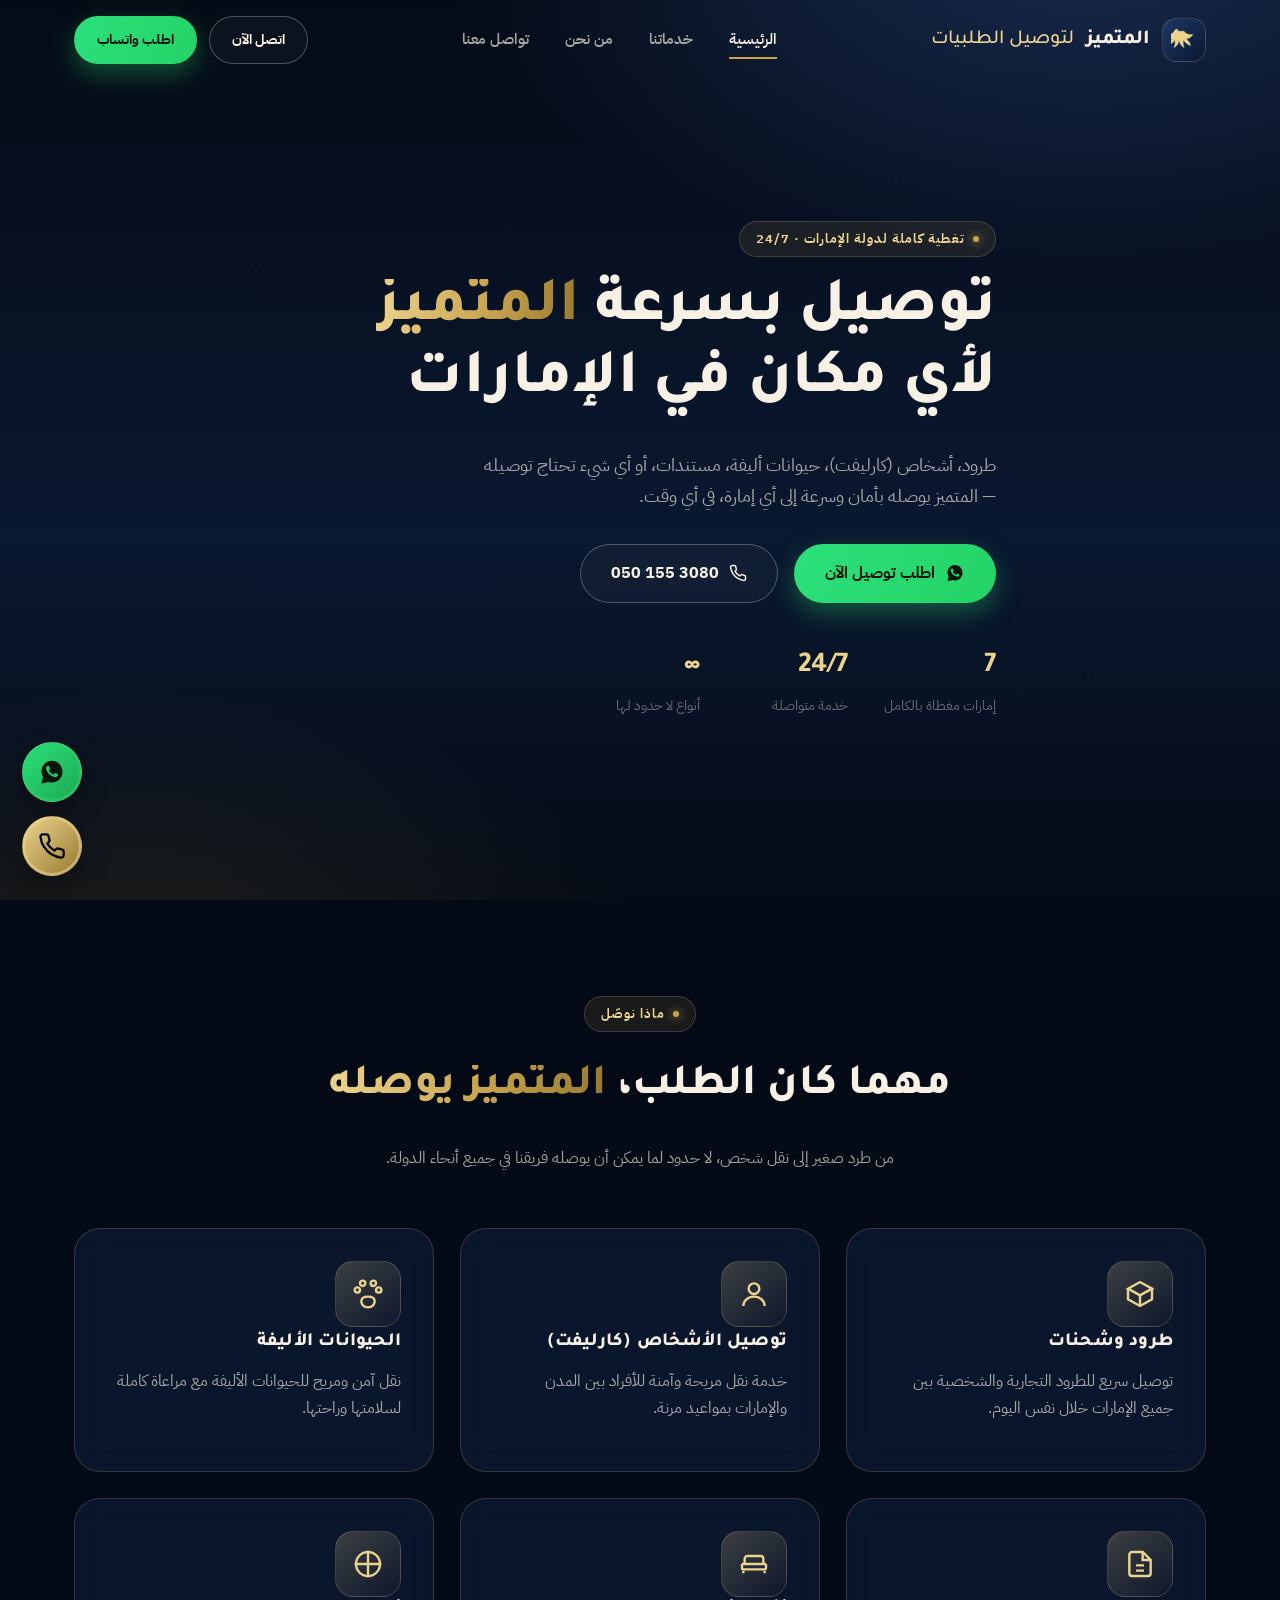
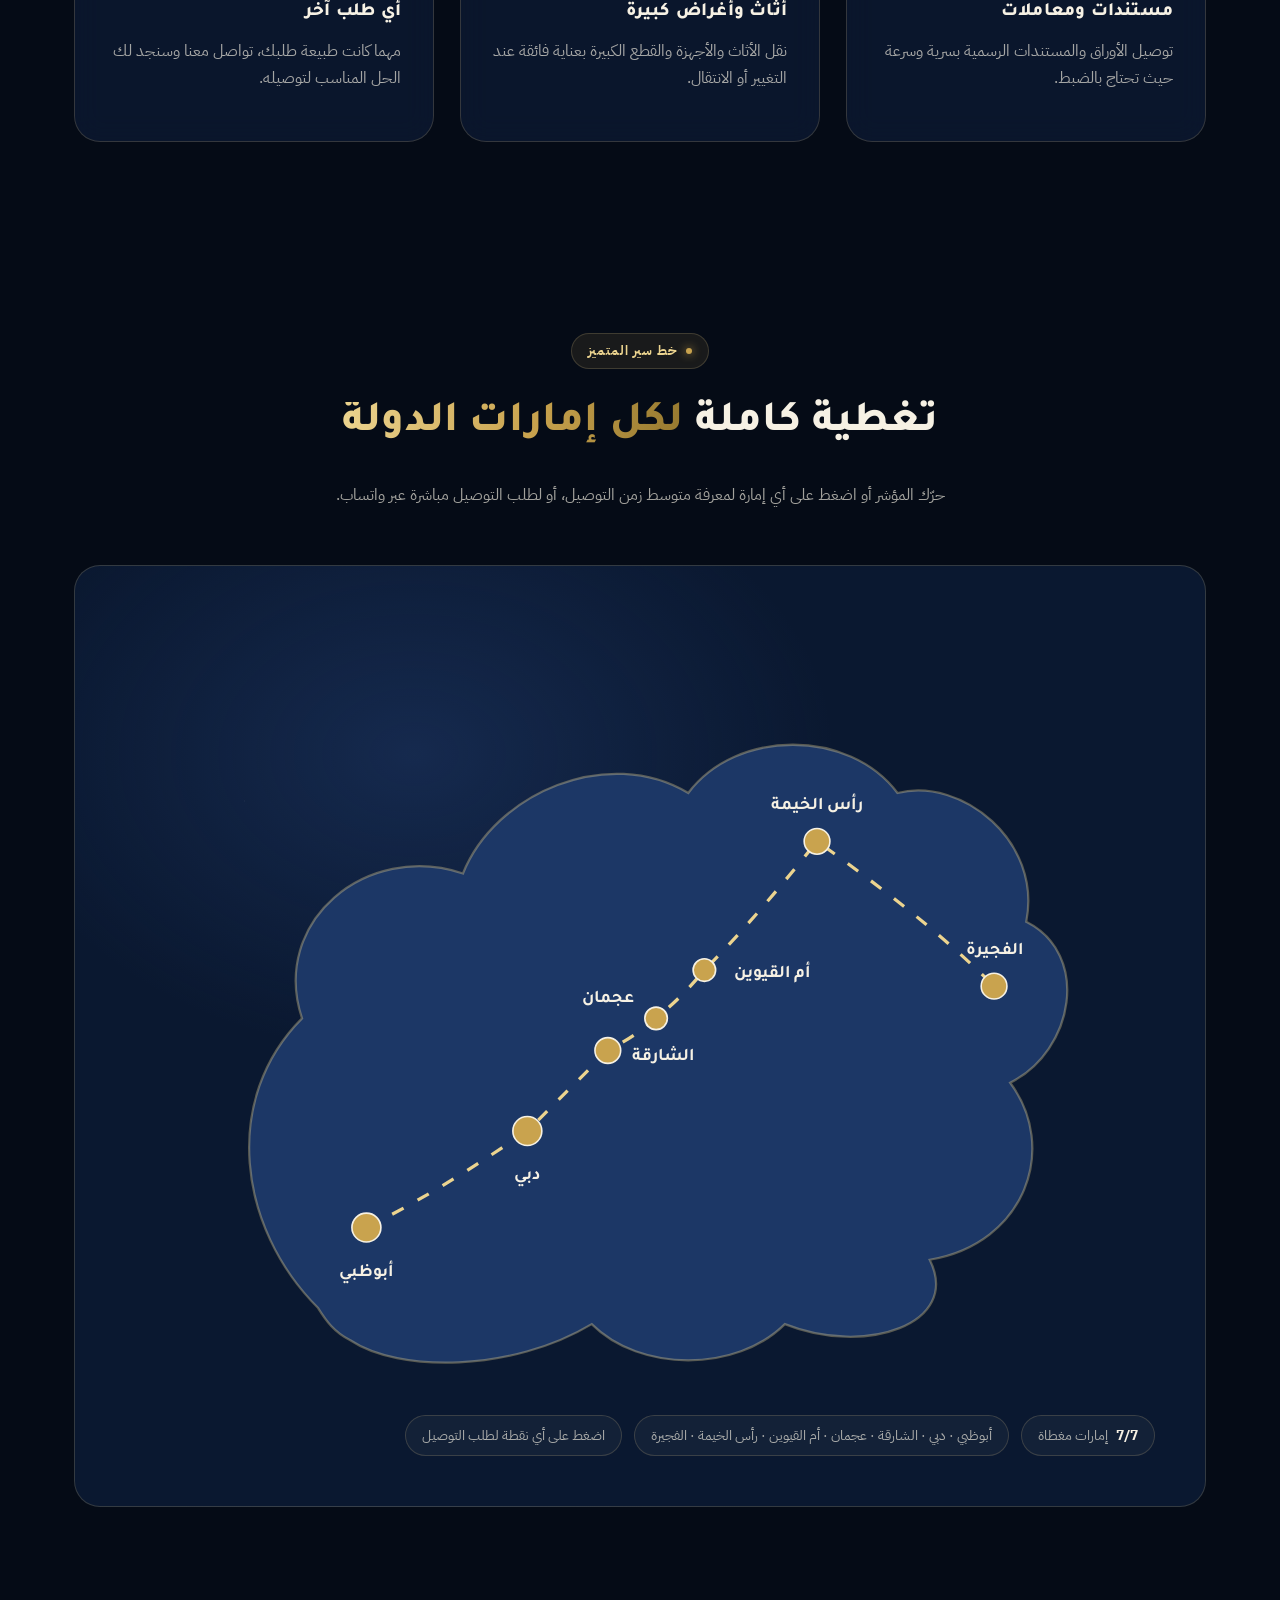
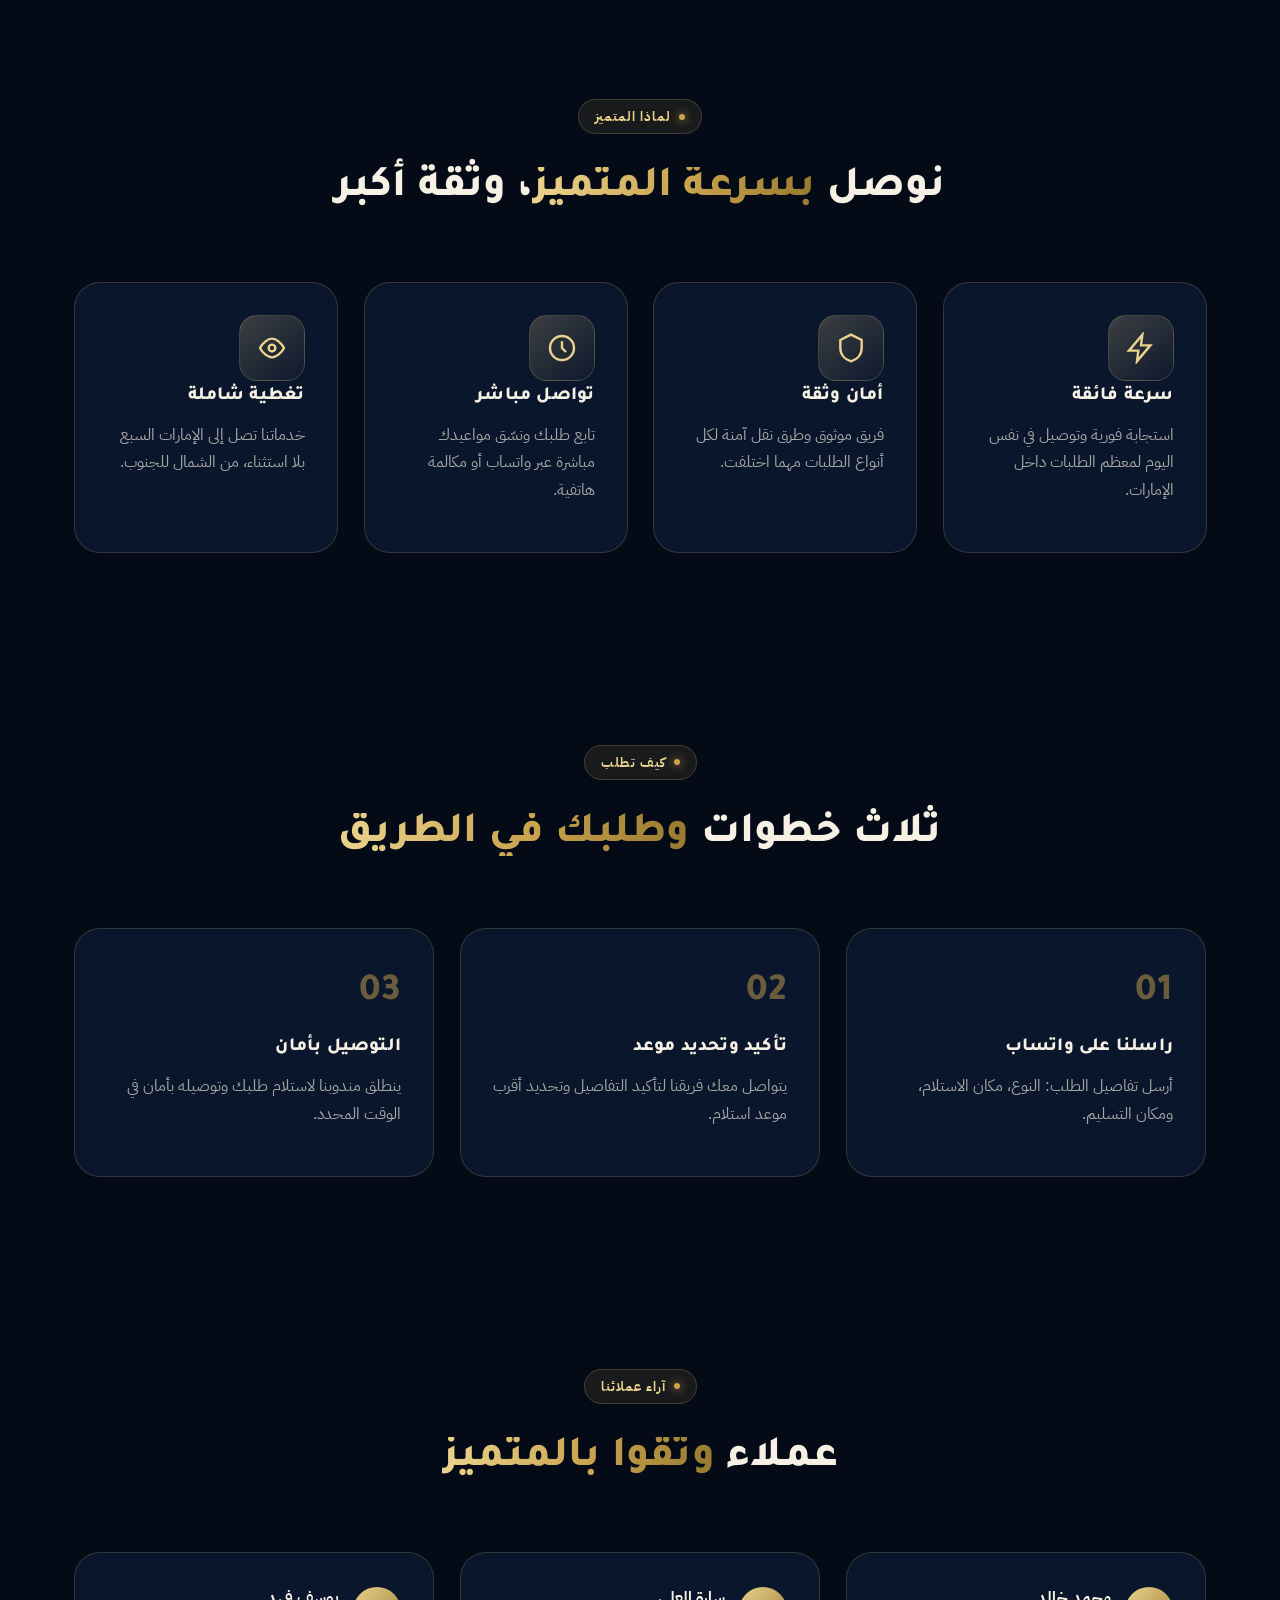
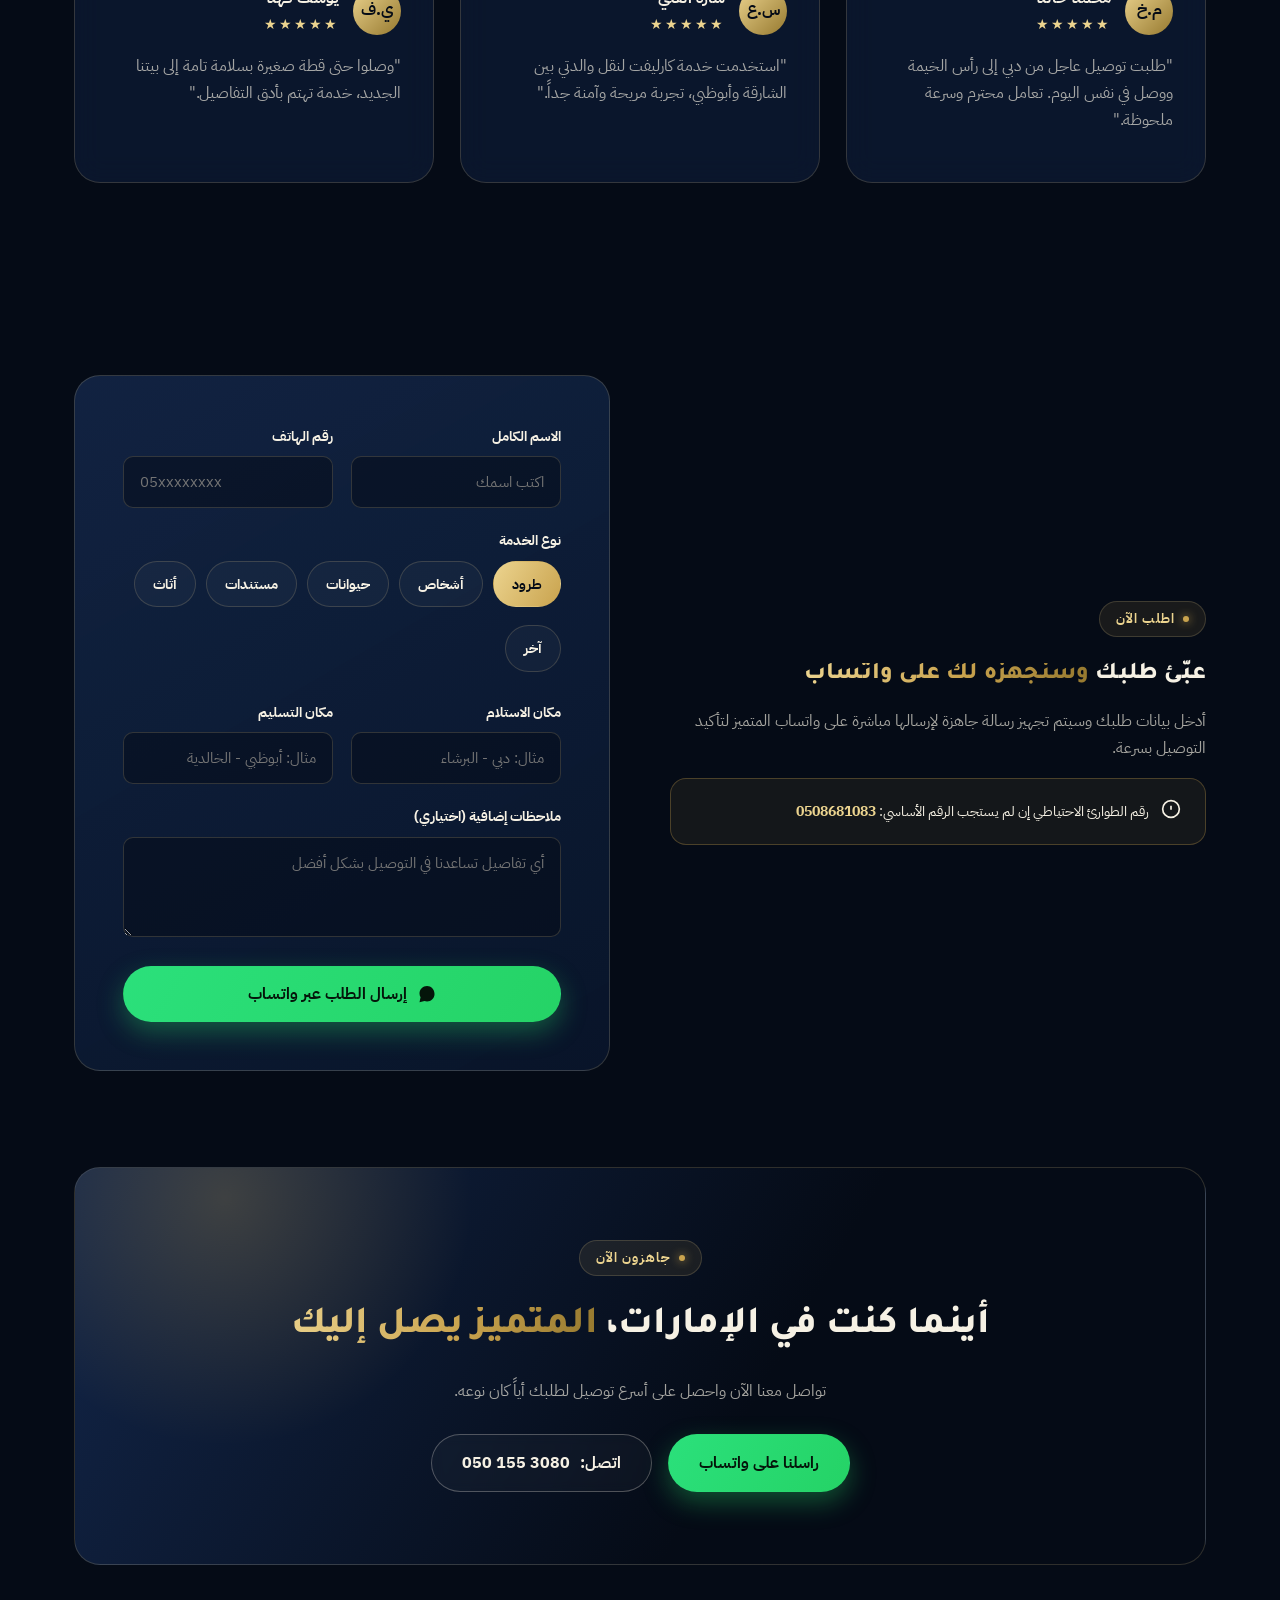
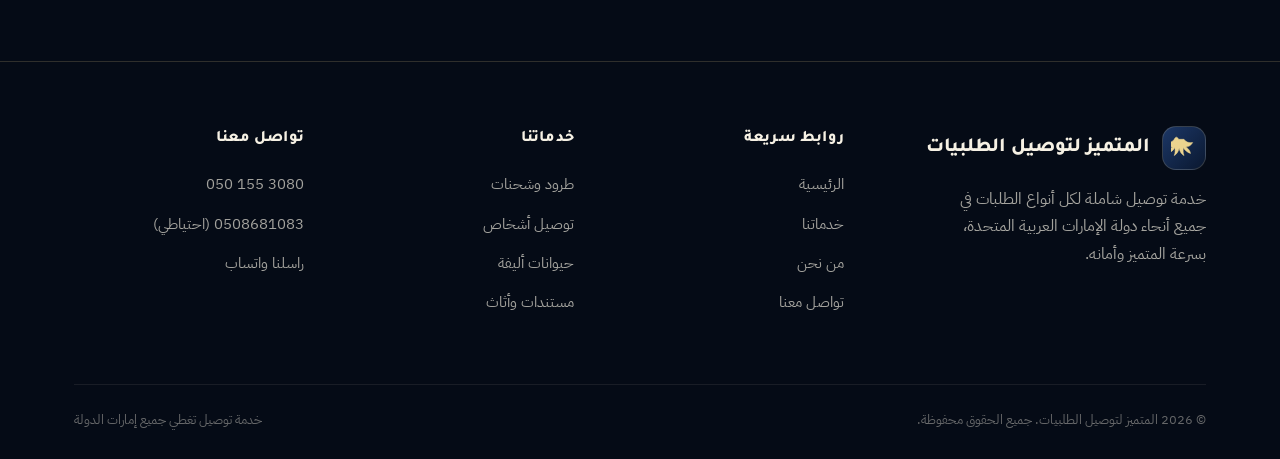
<file: index.html>
<!DOCTYPE html>
<html lang="ar" dir="rtl">
<head>
<meta charset="UTF-8">
<meta name="viewport" content="width=device-width, initial-scale=1.0">
<title>المتميز لتوصيل الطلبيات | توصيل سريع في جميع أنحاء الإمارات</title>
 <link rel="icon" type="image/png" href="/images/logo.png" />
<meta name="description" content="المتميز لتوصيل الطلبيات — خدمة كارليفت وتوصيل طرود وأشخاص وحيوانات في جميع أنحاء دولة الإمارات العربية المتحدة، على مدار الساعة.">
<link rel="preconnect" href="https://fonts.googleapis.com">
<link href="https://fonts.googleapis.com/css2?family=Tajawal:wght@400;500;700;800;900&family=IBM+Plex+Sans+Arabic:wght@400;500;600;700&display=swap" rel="stylesheet">
<link rel="stylesheet" href="style.css">
</head>
<body>

<!-- ============ HEADER ============ -->
<header class="site-header">
  <div class="container nav-inner">
    <a href="index.html" class="brand">
      <span class="brand-mark">
        <svg viewBox="0 0 48 48" fill="none"><path d="M24 8c3 5 9 7 16 6-3 6-9 8-13 8 4 2 8 6 9 12-6-2-11-6-13-11-1 5-1 10 1 15-5-3-8-8-9-14-1 6-4 11-9 14 2-5 2-10 1-15-2 5-7 9-13 11 1-6 5-10 9-12-4 0-10-2-13-8 7 1 13-1 16-6 1-2 2-4 4-4s3 2 4 4Z" fill="url(#eg)" stroke="#ecd48f" stroke-width="1"/><defs><linearGradient id="eg" x1="0" y1="0" x2="48" y2="48"><stop offset="0" stop-color="#ecd48f"/><stop offset="1" stop-color="#96792f"/></linearGradient></defs></svg>
      </span>
      المتميز <span style="color:var(--gold-300);font-weight:500;">لتوصيل الطلبيات</span>
    </a>
    <nav class="nav-links">
      <a href="index.html" class="active">الرئيسية</a>
      <a href="services.html">خدماتنا</a>
      <a href="about.html">من نحن</a>
      <a href="contact.html">تواصل معنا</a>
    </nav>
    <div class="nav-cta">
      <a class="btn btn-outline" href="tel:0501553080">اتصل الآن</a>
      <a class="btn btn-whatsapp" href="#" onclick="NESR_openWhatsApp(NESR_BACKUP_PHONE,'مرحباً، أريد طلب خدمة توصيل من المتميز.');return false;">اطلب واتساب</a>
    </div>
    <button class="burger" aria-label="القائمة"><span></span><span></span><span></span></button>
  </div>
</header>

<div class="mobile-menu">
  <a href="index.html">الرئيسية</a>
  <a href="services.html">خدماتنا</a>
  <a href="about.html">من نحن</a>
  <a href="contact.html">تواصل معنا</a>
  <a class="btn btn-gold" href="tel:0501553080">اتصل الآن: <span class="ltr-num">050 155 3080</span></a>
</div>

<!-- ============ HERO ============ -->
<section class="hero">
  <div class="container hero-grid">
    <div class="hero-copy">
      <span class="eyebrow">تغطية كاملة لدولة الإمارات · 24/7</span>
      <h1>توصيل بسرعة <span class="gold-text">المتميز</span><br>لأي مكان في الإمارات</h1>
      <p class="lead">طرود، أشخاص (كارليفت)، حيوانات أليفة، مستندات، أو أي شيء تحتاج توصيله — المتميز يوصله بأمان وسرعة إلى أي إمارة، في أي وقت.</p>
      <div class="hero-cta">
        <a class="btn btn-whatsapp" href="#" onclick="NESR_openWhatsApp(NESR_BACKUP_PHONE,'مرحباً، أريد طلب توصيل من المتميز.');return false;">
          <svg viewBox="0 0 32 32" width="20" height="20" fill="currentColor"><path d="M16.02 3C9.4 3 4 8.4 4 15.02c0 2.27.62 4.4 1.7 6.23L4 29l7.94-1.66a12 12 0 0 0 4.08.72c6.62 0 12.02-5.4 12.02-12.02C28.04 8.4 22.64 3 16.02 3zm7.05 17.02c-.3.85-1.72 1.63-2.38 1.72-.6.09-1.36.13-2.2-.14-.5-.16-1.15-.37-1.98-.72-3.48-1.5-5.75-5.01-5.93-5.24-.17-.24-1.4-1.87-1.4-3.57 0-1.7.9-2.53 1.21-2.87.3-.34.67-.42.9-.42.22 0 .45 0 .64.01.2.01.48-.08.75.57.3.7.99 2.42 1.08 2.6.09.17.15.38.03.61-.12.24-.18.38-.36.58-.17.2-.37.45-.53.6-.17.17-.36.36-.15.7.2.34.9 1.5 1.95 2.44 1.34 1.2 2.47 1.57 2.82 1.75.34.17.54.15.74-.08.2-.24.85-.98 1.08-1.32.22-.34.44-.28.74-.17.3.11 1.9.9 2.23 1.06.32.17.54.25.62.38.08.15.08.83-.22 1.68z"/></svg>
          اطلب توصيل الآن
        </a>
        <a class="btn btn-outline" href="tel:0501553080">
          <svg viewBox="0 0 24 24" width="18" height="18" fill="none" stroke="currentColor" stroke-width="2"><path d="M22 16.92v3a2 2 0 0 1-2.18 2 19.79 19.79 0 0 1-8.63-3.07 19.5 19.5 0 0 1-6-6 19.79 19.79 0 0 1-3.07-8.67A2 2 0 0 1 4.11 2h3a2 2 0 0 1 2 1.72c.12.9.33 1.79.63 2.65a2 2 0 0 1-.45 2.11L8.09 9.91a16 16 0 0 0 6 6l1.43-1.2a2 2 0 0 1 2.11-.45c.86.3 1.75.51 2.65.63A2 2 0 0 1 22 16.92z"/></svg>
          <span class="ltr-num">050 155 3080</span>
        </a>
      </div>
      <div class="hero-stats">
        <div class="hero-stat"><b>7</b><span>إمارات مغطاة بالكامل</span></div>
        <div class="hero-stat"><b>24/7</b><span>خدمة متواصلة</span></div>
        <div class="hero-stat"><b>∞</b><span>أنواع لا حدود لها</span></div>
      </div>
    </div>
  </div>
</section>

<!-- ============ WHAT WE DELIVER ============ -->
<section class="section">
  <div class="container">
    <div class="section-head center reveal">
      <span class="eyebrow">ماذا نوصّل</span>
      <h2>مهما كان الطلب، <span class="gold-text">المتميز يوصله</span></h2>
      <p>من طرد صغير إلى نقل شخص، لا حدود لما يمكن أن يوصله فريقنا في جميع أنحاء الدولة.</p>
    </div>
    <div class="grid grid-3">
      <div class="tilt-card reveal">
        <div class="icon-badge"><svg viewBox="0 0 24 24" fill="none" stroke="currentColor" stroke-width="1.8"><path d="M21 8l-9-5-9 5 9 5 9-5Z"/><path d="M3 8v8l9 5 9-5V8"/><path d="M12 13v8"/></svg></div>
        <h3>طرود وشحنات</h3>
        <p>توصيل سريع للطرود التجارية والشخصية بين جميع الإمارات خلال نفس اليوم.</p>
      </div>
      <div class="tilt-card reveal">
        <div class="icon-badge"><svg viewBox="0 0 24 24" fill="none" stroke="currentColor" stroke-width="1.8"><circle cx="12" cy="8" r="4"/><path d="M4 21c0-4 3.5-7 8-7s8 3 8 7"/></svg></div>
        <h3>توصيل الأشخاص (كارليفت)</h3>
        <p>خدمة نقل مريحة وآمنة للأفراد بين المدن والإمارات بمواعيد مرنة.</p>
      </div>
      <div class="tilt-card reveal">
        <div class="icon-badge"><svg viewBox="0 0 24 24" fill="none" stroke="currentColor" stroke-width="1.8"><path d="M8 6a2 2 0 1 1 0-4 2 2 0 0 1 0 4Z"/><path d="M16 6a2 2 0 1 1 0-4 2 2 0 0 1 0 4Z"/><path d="M4 11a2 2 0 1 1 0-4 2 2 0 0 1 0 4Z"/><path d="M20 11a2 2 0 1 1 0-4 2 2 0 0 1 0 4Z"/><path d="M12 22c-3 0-5-2-5-4.5S9 14 12 14s5 1 5 3.5S15 22 12 22Z"/></svg></div>
        <h3>الحيوانات الأليفة</h3>
        <p>نقل آمن ومريح للحيوانات الأليفة مع مراعاة كاملة لسلامتها وراحتها.</p>
      </div>
      <div class="tilt-card reveal">
        <div class="icon-badge"><svg viewBox="0 0 24 24" fill="none" stroke="currentColor" stroke-width="1.8"><path d="M14 3H6a2 2 0 0 0-2 2v14a2 2 0 0 0 2 2h12a2 2 0 0 0 2-2V9l-6-6Z"/><path d="M14 3v6h6"/><path d="M9 13h6M9 17h6"/></svg></div>
        <h3>مستندات ومعاملات</h3>
        <p>توصيل الأوراق والمستندات الرسمية بسرية وسرعة حيث تحتاج بالضبط.</p>
      </div>
      <div class="tilt-card reveal">
        <div class="icon-badge"><svg viewBox="0 0 24 24" fill="none" stroke="currentColor" stroke-width="1.8"><path d="M3 12h18M5 12V8a2 2 0 0 1 2-2h10a2 2 0 0 1 2 2v4M4 17v2M20 17v2"/><path d="M3 12v3a1 1 0 0 0 1 1h16a1 1 0 0 0 1-1v-3"/></svg></div>
        <h3>أثاث وأغراض كبيرة</h3>
        <p>نقل الأثاث والأجهزة والقطع الكبيرة بعناية فائقة عند التغيير أو الانتقال.</p>
      </div>
      <div class="tilt-card reveal">
        <div class="icon-badge"><svg viewBox="0 0 24 24" fill="none" stroke="currentColor" stroke-width="1.8"><path d="M12 2v20M2 12h20"/><circle cx="12" cy="12" r="9"/></svg></div>
        <h3>أي طلب آخر</h3>
        <p>مهما كانت طبيعة طلبك، تواصل معنا وسنجد لك الحل المناسب لتوصيله.</p>
      </div>
    </div>
  </div>
</section>

<!-- ============ MAP ============ -->
<section class="section">
  <div class="container">
    <div class="section-head center reveal">
      <span class="eyebrow">خط سير المتميز</span>
      <h2>تغطية كاملة <span class="gold-text">لكل إمارات الدولة</span></h2>
      <p>حرّك المؤشر أو اضغط على أي إمارة لمعرفة متوسط زمن التوصيل، أو لطلب التوصيل مباشرة عبر واتساب.</p>
    </div>
    <div class="map-wrap reveal">
      <div class="map-tooltip"></div>
      <svg class="uae-map" viewBox="0 0 640 480" xmlns="http://www.w3.org/2000/svg">
        <path class="landmass" d="M120,430 C70,380 60,300 110,250 C90,190 150,140 210,160 C230,110 300,80 350,110 C380,70 450,70 480,110 C520,100 570,140 560,190 C600,210 590,270 550,290 C580,330 560,390 500,400 C520,440 460,460 410,440 C380,470 320,470 290,440 C240,470 170,470 140,450 C130,445 125,438 120,430 Z"/>
        <path class="route" d="M150,380 C190,360 220,340 250,320 C270,300 285,285 300,270 C315,262 320,258 330,250 C342,240 350,232 360,220 C385,195 410,165 430,140 C465,165 505,195 540,230"/>

        <g class="node" data-name="أبوظبي" data-time="نفس اليوم" transform="translate(150,380)">
          <circle class="pulse" r="10"/><circle class="dot" r="9"/>
          <text x="0" y="30" text-anchor="middle">أبوظبي</text>
        </g>
        <g class="node" data-name="دبي" data-time="2-4 ساعات" transform="translate(250,320)">
          <circle class="pulse" r="10"/><circle class="dot" r="9"/>
          <text x="0" y="30" text-anchor="middle">دبي</text>
        </g>
        <g class="node" data-name="الشارقة" data-time="2-4 ساعات" transform="translate(300,270)">
          <circle class="pulse" r="9"/><circle class="dot" r="8"/>
          <text x="34" y="6" text-anchor="middle">الشارقة</text>
        </g>
        <g class="node" data-name="عجمان" data-time="2-4 ساعات" transform="translate(330,250)">
          <circle class="pulse" r="8"/><circle class="dot" r="7"/>
          <text x="-30" y="-10" text-anchor="middle">عجمان</text>
        </g>
        <g class="node" data-name="أم القيوين" data-time="3-5 ساعات" transform="translate(360,220)">
          <circle class="pulse" r="8"/><circle class="dot" r="7"/>
          <text x="42" y="4" text-anchor="middle">أم القيوين</text>
        </g>
        <g class="node" data-name="رأس الخيمة" data-time="3-5 ساعات" transform="translate(430,140)">
          <circle class="pulse" r="9"/><circle class="dot" r="8"/>
          <text x="0" y="-20" text-anchor="middle">رأس الخيمة</text>
        </g>
        <g class="node" data-name="الفجيرة" data-time="3-5 ساعات" transform="translate(540,230)">
          <circle class="pulse" r="9"/><circle class="dot" r="8"/>
          <text x="0" y="-20" text-anchor="middle">الفجيرة</text>
        </g>
      </svg>
      <div class="map-legend">
        <span class="legend-pill"><b>7/7</b> إمارات مغطاة</span>
        <span class="legend-pill">أبوظبي · دبي · الشارقة · عجمان · أم القيوين · رأس الخيمة · الفجيرة</span>
        <span class="legend-pill">اضغط على أي نقطة لطلب التوصيل</span>
      </div>
    </div>
  </div>
</section>

<!-- ============ WHY US ============ -->
<section class="section">
  <div class="container">
    <div class="section-head center reveal">
      <span class="eyebrow">لماذا المتميز</span>
      <h2>نوصل <span class="gold-text">بسرعة المتميز</span>، وثقة أكبر</h2>
    </div>
    <div class="grid grid-4">
      <div class="tilt-card reveal">
        <div class="icon-badge"><svg viewBox="0 0 24 24" fill="none" stroke="currentColor" stroke-width="1.8"><path d="M13 2 3 14h7l-1 8 10-12h-7l1-8Z"/></svg></div>
        <h3>سرعة فائقة</h3>
        <p>استجابة فورية وتوصيل في نفس اليوم لمعظم الطلبات داخل الإمارات.</p>
      </div>
      <div class="tilt-card reveal">
        <div class="icon-badge"><svg viewBox="0 0 24 24" fill="none" stroke="currentColor" stroke-width="1.8"><path d="M12 2 4 6v6c0 5 3.4 8.7 8 10 4.6-1.3 8-5 8-10V6l-8-4Z"/></svg></div>
        <h3>أمان وثقة</h3>
        <p>فريق موثوق وطرق نقل آمنة لكل أنواع الطلبات مهما اختلفت.</p>
      </div>
      <div class="tilt-card reveal">
        <div class="icon-badge"><svg viewBox="0 0 24 24" fill="none" stroke="currentColor" stroke-width="1.8"><circle cx="12" cy="12" r="9"/><path d="M12 7v5l3 3"/></svg></div>
        <h3>تواصل مباشر</h3>
        <p>تابع طلبك ونسّق مواعيدك مباشرة عبر واتساب أو مكالمة هاتفية.</p>
      </div>
      <div class="tilt-card reveal">
        <div class="icon-badge"><svg viewBox="0 0 24 24" fill="none" stroke="currentColor" stroke-width="1.8"><path d="M3 12c2-4 6-7 9-7s7 3 9 7c-2 4-6 7-9 7s-7-3-9-7Z"/><circle cx="12" cy="12" r="2.5"/></svg></div>
        <h3>تغطية شاملة</h3>
        <p>خدماتنا تصل إلى الإمارات السبع بلا استثناء، من الشمال للجنوب.</p>
      </div>
    </div>
  </div>
</section>

<!-- ============ HOW IT WORKS ============ -->
<section class="section">
  <div class="container">
    <div class="section-head center reveal">
      <span class="eyebrow">كيف تطلب</span>
      <h2>ثلاث خطوات <span class="gold-text">وطلبك في الطريق</span></h2>
    </div>
    <div class="grid grid-3 steps">
      <div class="tilt-card step-card reveal">
        <div class="step-num">01</div>
        <h3>راسلنا على واتساب</h3>
        <p>أرسل تفاصيل الطلب: النوع، مكان الاستلام، ومكان التسليم.</p>
      </div>
      <div class="tilt-card step-card reveal">
        <div class="step-num">02</div>
        <h3>تأكيد وتحديد موعد</h3>
        <p>يتواصل معك فريقنا لتأكيد التفاصيل وتحديد أقرب موعد استلام.</p>
      </div>
      <div class="tilt-card step-card reveal">
        <div class="step-num">03</div>
        <h3>التوصيل بأمان</h3>
        <p>ينطلق مندوبنا لاستلام طلبك وتوصيله بأمان في الوقت المحدد.</p>
      </div>
    </div>
  </div>
</section>

<!-- ============ TESTIMONIALS ============ -->
<section class="section">
  <div class="container">
    <div class="section-head center reveal">
      <span class="eyebrow">آراء عملائنا</span>
      <h2>عملاء <span class="gold-text">وثقوا بالمتميز</span></h2>
    </div>
    <div class="grid grid-3">
      <div class="tilt-card testi-card reveal">
        <div class="testi-head"><div class="testi-avatar">م.خ</div><div><b>محمد خالد</b><div class="stars">★★★★★</div></div></div>
        <p>"طلبت توصيل عاجل من دبي إلى رأس الخيمة ووصل في نفس اليوم. تعامل محترم وسرعة ملحوظة."</p>
      </div>
      <div class="tilt-card testi-card reveal">
        <div class="testi-head"><div class="testi-avatar">س.ع</div><div><b>سارة العلي</b><div class="stars">★★★★★</div></div></div>
        <p>"استخدمت خدمة كارليفت لنقل والدتي بين الشارقة وأبوظبي، تجربة مريحة وآمنة جداً."</p>
      </div>
      <div class="tilt-card testi-card reveal">
        <div class="testi-head"><div class="testi-avatar">ي.ف</div><div><b>يوسف فهد</b><div class="stars">★★★★★</div></div></div>
        <p>"وصلوا حتى قطة صغيرة بسلامة تامة إلى بيتنا الجديد، خدمة تهتم بأدق التفاصيل."</p>
      </div>
    </div>
  </div>
</section>

<!-- ============ ORDER FORM ============ -->
<section class="section" id="order">
  <div class="container">
    <div class="grid grid-2" style="align-items:center;gap:60px;">
      <div class="reveal">
        <span class="eyebrow">اطلب الآن</span>
        <h2>عبّئ طلبك <span class="gold-text">وسنجهزه لك على واتساب</span></h2>
        <p>أدخل بيانات طلبك وسيتم تجهيز رسالة جاهزة لإرسالها مباشرة على واتساب المتميز لتأكيد التوصيل بسرعة.</p>
        <div class="note-box">
          <svg width="20" height="20" viewBox="0 0 24 24" fill="none" stroke="currentColor" stroke-width="2" style="flex-shrink:0;"><circle cx="12" cy="12" r="10"/><path d="M12 8v5M12 16h.01"/></svg>
          <span>رقم الطوارئ الاحتياطي إن لم يستجب الرقم الأساسي: <b style="color:var(--gold-300);"><span class="ltr-num">0508681083</span></b></span>
        </div>
      </div>
      <form class="form-panel reveal" id="orderForm">
        <div class="field-row">
          <div class="field">
            <label for="name">الاسم الكامل</label>
            <input type="text" id="name" name="name" placeholder="اكتب اسمك" required>
          </div>
          <div class="field">
            <label for="phone">رقم الهاتف</label>
            <input type="tel" id="phone" name="phone" placeholder="05xxxxxxxx" required>
          </div>
        </div>
        <div class="field">
          <label>نوع الخدمة</label>
          <div class="chip-group">
            <label class="chip"><input type="radio" name="service" value="طرود وشحنات" checked>طرود</label>
            <label class="chip"><input type="radio" name="service" value="توصيل أشخاص (كارليفت)">أشخاص</label>
            <label class="chip"><input type="radio" name="service" value="حيوانات أليفة">حيوانات</label>
            <label class="chip"><input type="radio" name="service" value="مستندات">مستندات</label>
            <label class="chip"><input type="radio" name="service" value="أثاث">أثاث</label>
            <label class="chip"><input type="radio" name="service" value="طلب آخر">آخر</label>
          </div>
        </div>
        <div class="field-row">
          <div class="field">
            <label for="from">مكان الاستلام</label>
            <input type="text" id="from" name="from" placeholder="مثال: دبي - البرشاء" required>
          </div>
          <div class="field">
            <label for="to">مكان التسليم</label>
            <input type="text" id="to" name="to" placeholder="مثال: أبوظبي - الخالدية" required>
          </div>
        </div>
        <div class="field">
          <label for="notes">ملاحظات إضافية (اختياري)</label>
          <textarea id="notes" name="notes" placeholder="أي تفاصيل تساعدنا في التوصيل بشكل أفضل"></textarea>
        </div>
        <button type="submit" class="btn btn-whatsapp btn-block">
          <svg viewBox="0 0 32 32" width="20" height="20" fill="currentColor"><path d="M16.02 3C9.4 3 4 8.4 4 15.02c0 2.27.62 4.4 1.7 6.23L4 29l7.94-1.66a12 12 0 0 0 4.08.72c6.62 0 12.02-5.4 12.02-12.02C28.04 8.4 22.64 3 16.02 3z"/></svg>
          إرسال الطلب عبر واتساب
        </button>
      </form>
    </div>
  </div>
</section>

<!-- ============ CTA BANNER ============ -->
<section class="section" style="padding-top:0;">
  <div class="container">
    <div class="cta-banner reveal">
      <span class="eyebrow">جاهزون الآن</span>
      <h2>أينما كنت في الإمارات، <span class="gold-text">المتميز يصل إليك</span></h2>
      <p style="max-width:520px;margin-inline:auto;">تواصل معنا الآن واحصل على أسرع توصيل لطلبك أياً كان نوعه.</p>
      <div class="cta-actions">
        <a class="btn btn-whatsapp" href="#" onclick="NESR_openWhatsApp(NESR_BACKUP_PHONE,'مرحباً، أريد طلب توصيل من المتميز.');return false;">راسلنا على واتساب</a>
        <a class="btn btn-outline" href="tel:0501553080">اتصل: <span class="ltr-num">050 155 3080</span></a>
      </div>
    </div>
  </div>
</section>

<!-- ============ FOOTER ============ -->
<footer class="site-footer">
  <div class="container">
    <div class="footer-grid">
      <div>
        <div class="brand" style="margin-bottom:16px;">
          <span class="brand-mark">
            <svg viewBox="0 0 48 48" fill="none"><path d="M24 8c3 5 9 7 16 6-3 6-9 8-13 8 4 2 8 6 9 12-6-2-11-6-13-11-1 5-1 10 1 15-5-3-8-8-9-14-1 6-4 11-9 14 2-5 2-10 1-15-2 5-7 9-13 11 1-6 5-10 9-12-4 0-10-2-13-8 7 1 13-1 16-6 1-2 2-4 4-4s3 2 4 4Z" fill="url(#egf)" stroke="#ecd48f" stroke-width="1"/><defs><linearGradient id="egf" x1="0" y1="0" x2="48" y2="48"><stop offset="0" stop-color="#ecd48f"/><stop offset="1" stop-color="#96792f"/></linearGradient></defs></svg>
          </span>
          المتميز لتوصيل الطلبيات
        </div>
        <p style="max-width:280px;">خدمة توصيل شاملة لكل أنواع الطلبات في جميع أنحاء دولة الإمارات العربية المتحدة، بسرعة المتميز وأمانه.</p>
      </div>
      <div>
        <h4>روابط سريعة</h4>
        <ul>
          <li><a href="index.html">الرئيسية</a></li>
          <li><a href="services.html">خدماتنا</a></li>
          <li><a href="about.html">من نحن</a></li>
          <li><a href="contact.html">تواصل معنا</a></li>
        </ul>
      </div>
      <div>
        <h4>خدماتنا</h4>
        <ul>
          <li><a href="services.html">طرود وشحنات</a></li>
          <li><a href="services.html">توصيل أشخاص</a></li>
          <li><a href="services.html">حيوانات أليفة</a></li>
          <li><a href="services.html">مستندات وأثاث</a></li>
        </ul>
      </div>
      <div>
        <h4>تواصل معنا</h4>
        <ul>
          <li><a href="tel:0501553080"><span class="ltr-num">050 155 3080</span></a></li>
          <li><a href="tel:0508681083"><span class="ltr-num">0508681083</span> (احتياطي)</a></li>
          <li><a href="#" onclick="NESR_openWhatsApp(NESR_BACKUP_PHONE,'مرحباً، أريد الاستفسار عن خدمات المتميز.');return false;">راسلنا واتساب</a></li>
        </ul>
      </div>
    </div>
    <div class="footer-bottom">
      <span>© <span id="year"></span> المتميز لتوصيل الطلبيات. جميع الحقوق محفوظة.</span>
      <span>خدمة توصيل تغطي جميع إمارات الدولة</span>
    </div>
  </div>
</footer>

<!-- ============ FLOATING BUTTONS ============ -->
<div class="fab-stack">
  <a class="fab fab-whatsapp" href="#" onclick="NESR_openWhatsApp(NESR_BACKUP_PHONE,'مرحباً، أريد طلب توصيل من المتميز.');return false;" aria-label="تواصل عبر واتساب">
    <span class="fab-ping"></span>
    <svg viewBox="0 0 32 32" fill="#04150a"><path d="M16.02 3C9.4 3 4 8.4 4 15.02c0 2.27.62 4.4 1.7 6.23L4 29l7.94-1.66a12 12 0 0 0 4.08.72c6.62 0 12.02-5.4 12.02-12.02C28.04 8.4 22.64 3 16.02 3zm7.05 17.02c-.3.85-1.72 1.63-2.38 1.72-.6.09-1.36.13-2.2-.14-.5-.16-1.15-.37-1.98-.72-3.48-1.5-5.75-5.01-5.93-5.24-.17-.24-1.4-1.87-1.4-3.57 0-1.7.9-2.53 1.21-2.87.3-.34.67-.42.9-.42.22 0 .45 0 .64.01.2.01.48-.08.75.57.3.7.99 2.42 1.08 2.6.09.17.15.38.03.61-.12.24-.18.38-.36.58-.17.2-.37.45-.53.6-.17.17-.36.36-.15.7.2.34.9 1.5 1.95 2.44 1.34 1.2 2.47 1.57 2.82 1.75.34.17.54.15.74-.08.2-.24.85-.98 1.08-1.32.22-.34.44-.28.74-.17.3.11 1.9.9 2.23 1.06.32.17.54.25.62.38.08.15.08.83-.22 1.68z"/></svg>
    <span class="fab-label">راسلنا واتساب</span>
  </a>
  <a class="fab fab-call" href="tel:0501553080" aria-label="اتصل بنا">
    <span class="fab-ping"></span>
    <svg viewBox="0 0 24 24" fill="none" stroke="#050b16" stroke-width="2"><path d="M22 16.92v3a2 2 0 0 1-2.18 2 19.79 19.79 0 0 1-8.63-3.07 19.5 19.5 0 0 1-6-6 19.79 19.79 0 0 1-3.07-8.67A2 2 0 0 1 4.11 2h3a2 2 0 0 1 2 1.72c.12.9.33 1.79.63 2.65a2 2 0 0 1-.45 2.11L8.09 9.91a16 16 0 0 0 6 6l1.43-1.2a2 2 0 0 1 2.11-.45c.86.3 1.75.51 2.65.63A2 2 0 0 1 22 16.92z"/></svg>
    <span class="fab-label">اتصل: <span class="ltr-num">050 155 3080</span></span>
  </a>
</div>

<script src="script.js"></script>
</body>
</html>
</file>
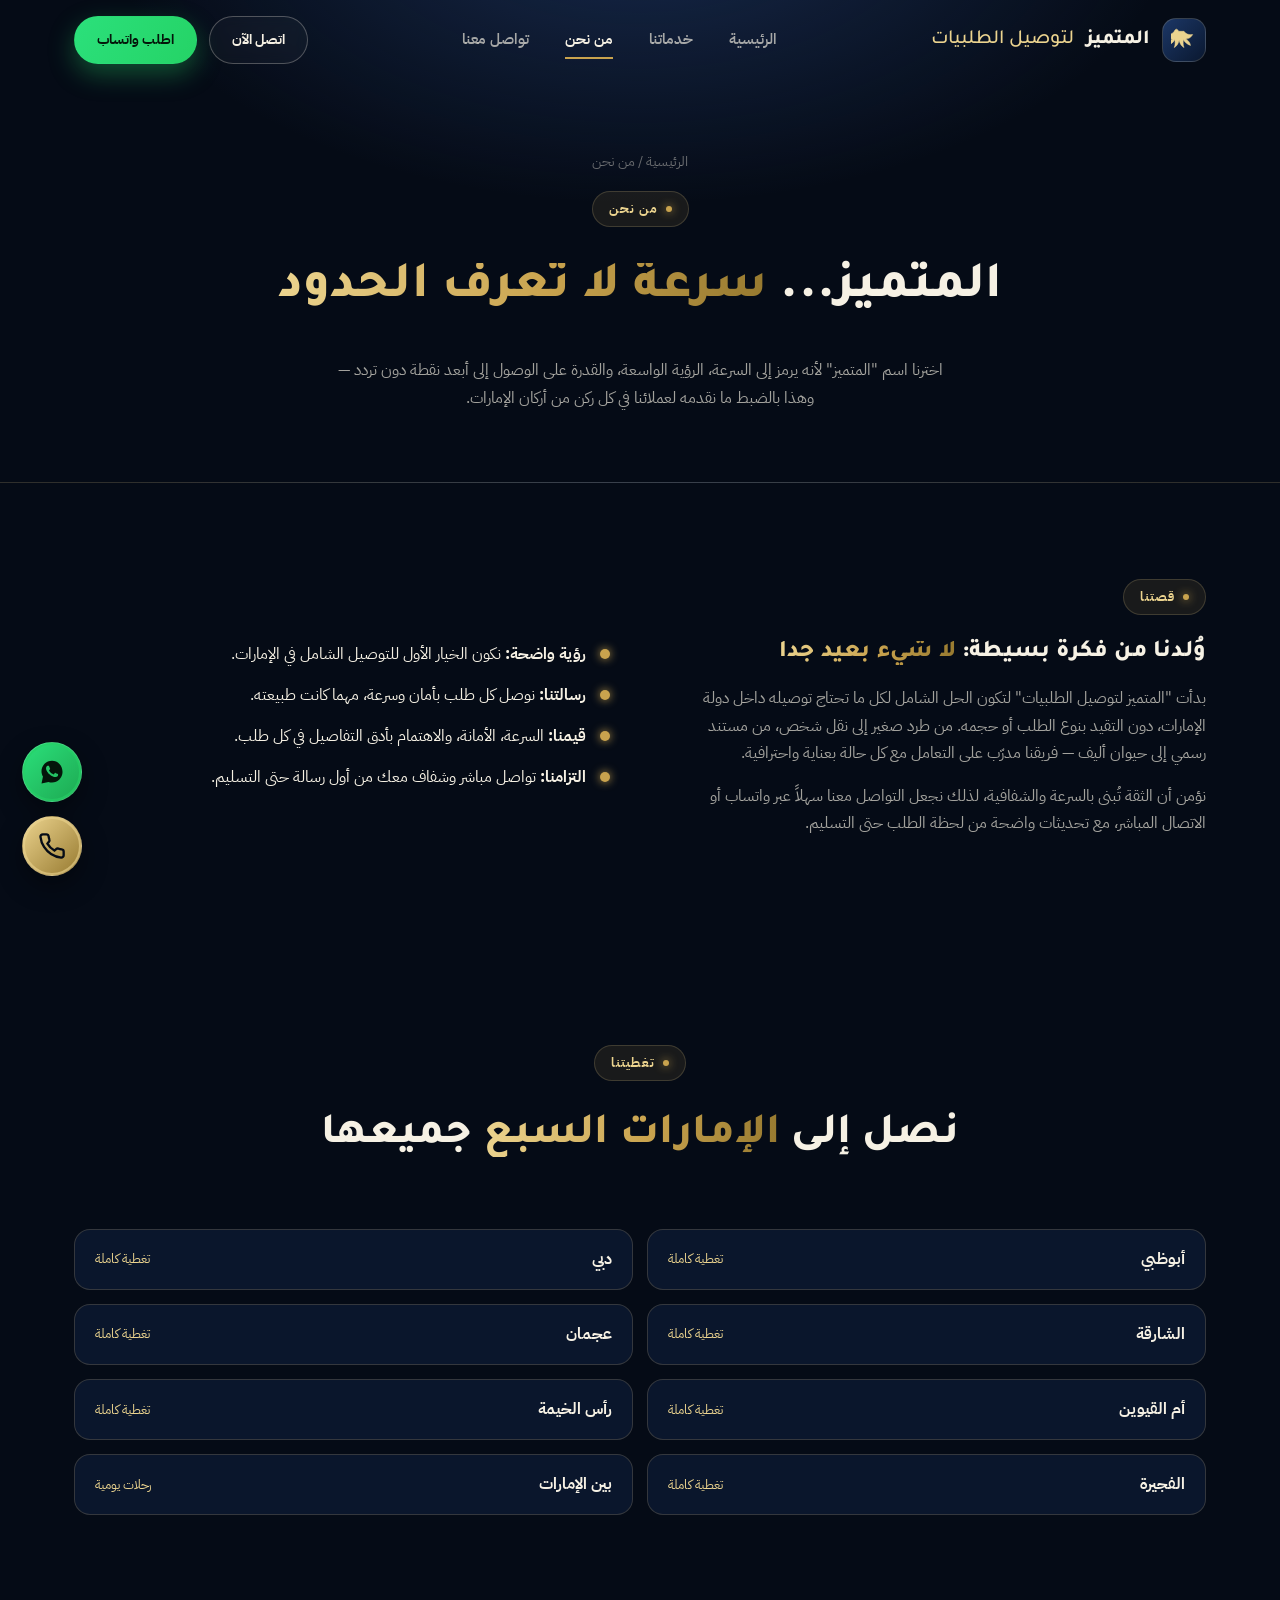
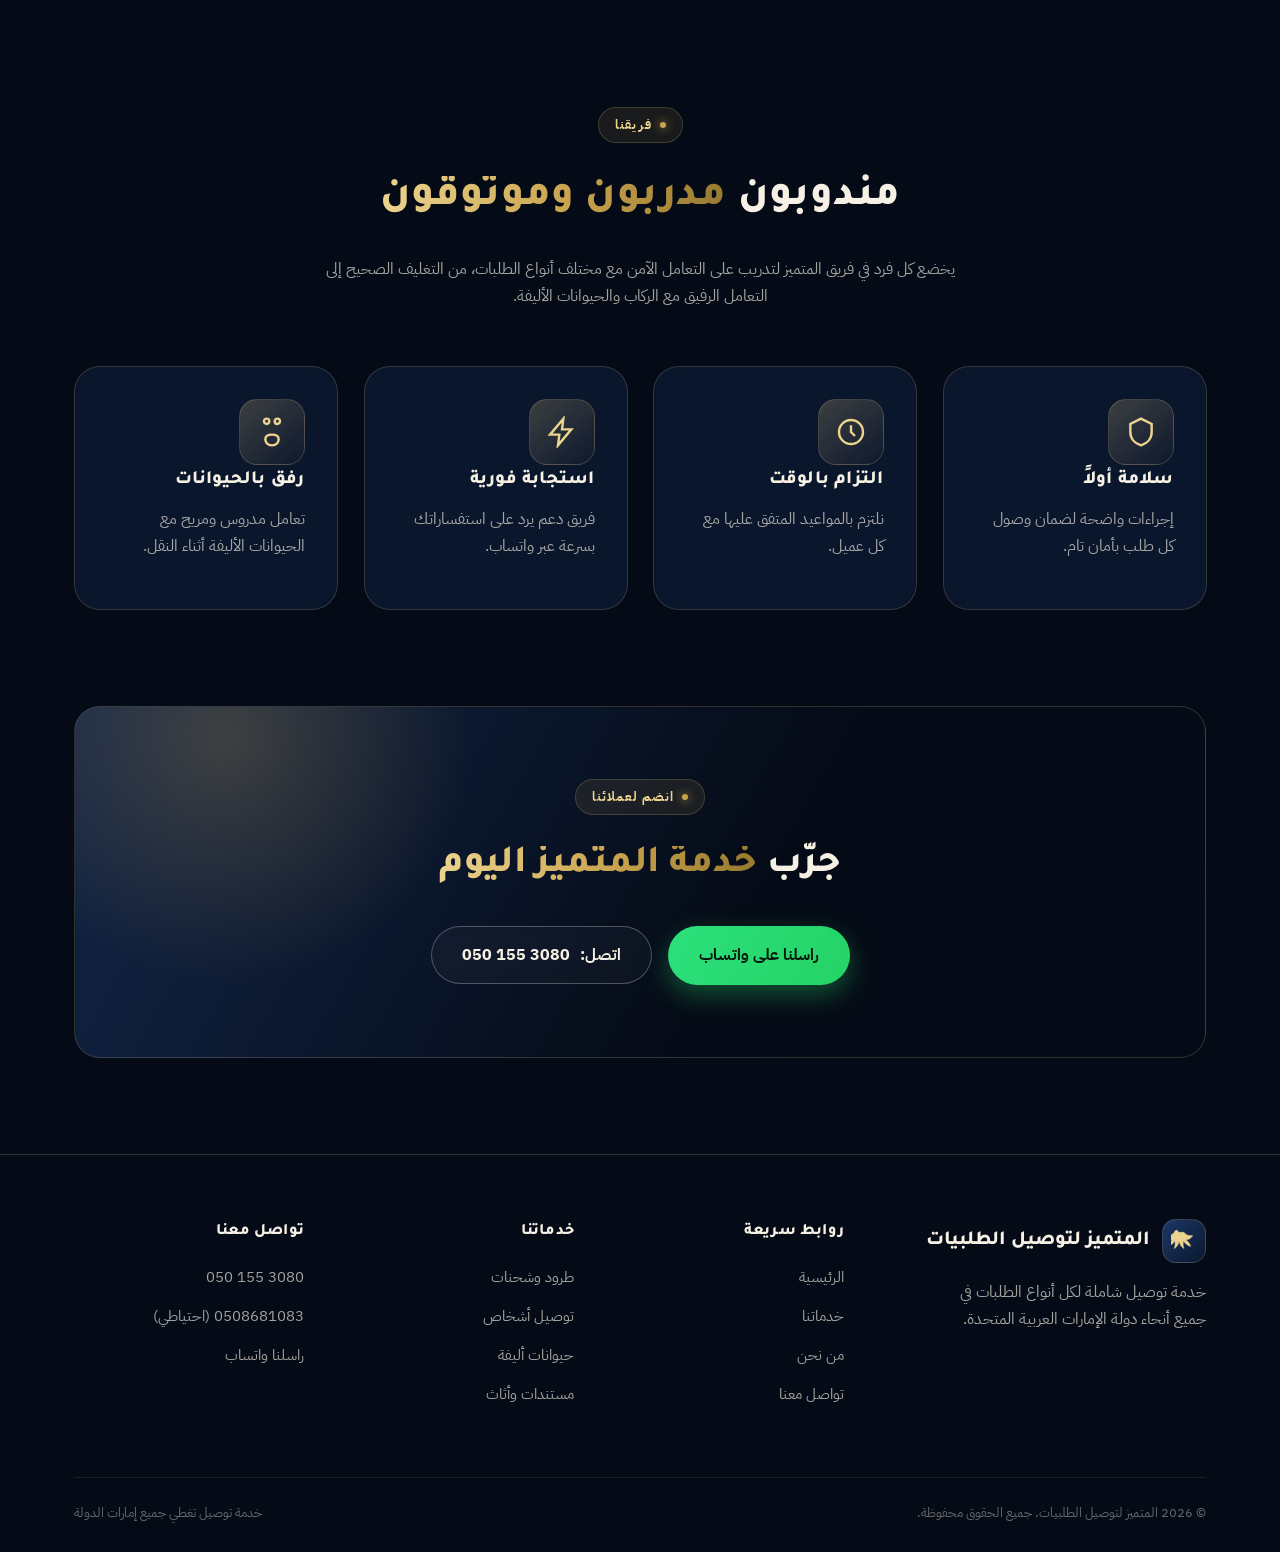
<file: about.html>
<!DOCTYPE html>
<html lang="ar" dir="rtl">
<head>
<meta charset="UTF-8">
<meta name="viewport" content="width=device-width, initial-scale=1.0">
<title>من نحن | المتميز لتوصيل الطلبيات</title>
 <link rel="icon" type="image/png" href="/images/logo.png" />
<meta name="description" content="تعرف على قصة المتميز لتوصيل الطلبيات، رسالتنا، وتغطيتنا لجميع إمارات الدولة.">
<link rel="preconnect" href="https://fonts.googleapis.com">
<link href="https://fonts.googleapis.com/css2?family=Tajawal:wght@400;500;700;800;900&family=IBM+Plex+Sans+Arabic:wght@400;500;600;700&display=swap" rel="stylesheet">
<link rel="stylesheet" href="style.css">
</head>
<body>

<header class="site-header">
  <div class="container nav-inner">
    <a href="index.html" class="brand">
      <span class="brand-mark">
        <svg viewBox="0 0 48 48" fill="none"><path d="M24 8c3 5 9 7 16 6-3 6-9 8-13 8 4 2 8 6 9 12-6-2-11-6-13-11-1 5-1 10 1 15-5-3-8-8-9-14-1 6-4 11-9 14 2-5 2-10 1-15-2 5-7 9-13 11 1-6 5-10 9-12-4 0-10-2-13-8 7 1 13-1 16-6 1-2 2-4 4-4s3 2 4 4Z" fill="url(#eg3)" stroke="#ecd48f" stroke-width="1"/><defs><linearGradient id="eg3" x1="0" y1="0" x2="48" y2="48"><stop offset="0" stop-color="#ecd48f"/><stop offset="1" stop-color="#96792f"/></linearGradient></defs></svg>
      </span>
      المتميز <span style="color:var(--gold-300);font-weight:500;">لتوصيل الطلبيات</span>
    </a>
    <nav class="nav-links">
      <a href="index.html">الرئيسية</a>
      <a href="services.html">خدماتنا</a>
      <a href="about.html" class="active">من نحن</a>
      <a href="contact.html">تواصل معنا</a>
    </nav>
    <div class="nav-cta">
      <a class="btn btn-outline" href="tel:0501553080">اتصل الآن</a>
      <a class="btn btn-whatsapp" href="#" onclick="NESR_openWhatsApp(NESR_BACKUP_PHONE,'مرحباً، أريد الاستفسار عن المتميز لتوصيل الطلبيات.');return false;">اطلب واتساب</a>
    </div>
    <button class="burger" aria-label="القائمة"><span></span><span></span><span></span></button>
  </div>
</header>

<div class="mobile-menu">
  <a href="index.html">الرئيسية</a>
  <a href="services.html">خدماتنا</a>
  <a href="about.html">من نحن</a>
  <a href="contact.html">تواصل معنا</a>
  <a class="btn btn-gold" href="tel:0501553080">اتصل الآن: <span class="ltr-num">050 155 3080</span></a>
</div>

<section class="page-hero">
  <div class="container">
    <div class="breadcrumb"><a href="index.html">الرئيسية</a> / من نحن</div>
    <span class="eyebrow">من نحن</span>
    <h1>المتميز... <span class="gold-text">سرعة لا تعرف الحدود</span></h1>
    <p style="max-width:620px;margin:14px auto 0;">اخترنا اسم "المتميز" لأنه يرمز إلى السرعة، الرؤية الواسعة، والقدرة على الوصول إلى أبعد نقطة دون تردد — وهذا بالضبط ما نقدمه لعملائنا في كل ركن من أركان الإمارات.</p>
  </div>
</section>

<section class="section">
  <div class="container grid grid-2" style="align-items:center;gap:60px;">
    <div class="reveal">
      <span class="eyebrow">قصتنا</span>
      <h2>وُلدنا من فكرة بسيطة: <span class="gold-text">لا شيء بعيد جداً</span></h2>
      <p>بدأت "المتميز لتوصيل الطلبيات" لتكون الحل الشامل لكل ما تحتاج توصيله داخل دولة الإمارات، دون التقيد بنوع الطلب أو حجمه. من طرد صغير إلى نقل شخص، من مستند رسمي إلى حيوان أليف — فريقنا مدرّب على التعامل مع كل حالة بعناية واحترافية.</p>
      <p>نؤمن أن الثقة تُبنى بالسرعة والشفافية، لذلك نجعل التواصل معنا سهلاً عبر واتساب أو الاتصال المباشر، مع تحديثات واضحة من لحظة الطلب حتى التسليم.</p>
    </div>
    <div class="value-list reveal">
      <div class="value-item"><span class="value-dot"></span><div><b style="color:var(--cream-100);">رؤية واضحة:</b> نكون الخيار الأول للتوصيل الشامل في الإمارات.</div></div>
      <div class="value-item"><span class="value-dot"></span><div><b style="color:var(--cream-100);">رسالتنا:</b> نوصل كل طلب بأمان وسرعة، مهما كانت طبيعته.</div></div>
      <div class="value-item"><span class="value-dot"></span><div><b style="color:var(--cream-100);">قيمنا:</b> السرعة، الأمانة، والاهتمام بأدق التفاصيل في كل طلب.</div></div>
      <div class="value-item"><span class="value-dot"></span><div><b style="color:var(--cream-100);">التزامنا:</b> تواصل مباشر وشفاف معك من أول رسالة حتى التسليم.</div></div>
    </div>
  </div>
</section>

<section class="section">
  <div class="container">
    <div class="section-head center reveal">
      <span class="eyebrow">تغطيتنا</span>
      <h2>نصل إلى <span class="gold-text">الإمارات السبع</span> جميعها</h2>
    </div>
    <div class="coverage-list reveal">
      <div class="coverage-item"><b>أبوظبي</b><span>تغطية كاملة</span></div>
      <div class="coverage-item"><b>دبي</b><span>تغطية كاملة</span></div>
      <div class="coverage-item"><b>الشارقة</b><span>تغطية كاملة</span></div>
      <div class="coverage-item"><b>عجمان</b><span>تغطية كاملة</span></div>
      <div class="coverage-item"><b>أم القيوين</b><span>تغطية كاملة</span></div>
      <div class="coverage-item"><b>رأس الخيمة</b><span>تغطية كاملة</span></div>
      <div class="coverage-item"><b>الفجيرة</b><span>تغطية كاملة</span></div>
      <div class="coverage-item"><b>بين الإمارات</b><span>رحلات يومية</span></div>
    </div>
  </div>
</section>

<section class="section">
  <div class="container">
    <div class="section-head center reveal">
      <span class="eyebrow">فريقنا</span>
      <h2>مندوبون <span class="gold-text">مدربون وموثوقون</span></h2>
      <p>يخضع كل فرد في فريق المتميز لتدريب على التعامل الآمن مع مختلف أنواع الطلبات، من التغليف الصحيح إلى التعامل الرفيق مع الركاب والحيوانات الأليفة.</p>
    </div>
    <div class="grid grid-4">
      <div class="tilt-card reveal">
        <div class="icon-badge"><svg viewBox="0 0 24 24" fill="none" stroke="currentColor" stroke-width="1.8"><path d="M12 2 4 6v6c0 5 3.4 8.7 8 10 4.6-1.3 8-5 8-10V6l-8-4Z"/></svg></div>
        <h3>سلامة أولاً</h3>
        <p>إجراءات واضحة لضمان وصول كل طلب بأمان تام.</p>
      </div>
      <div class="tilt-card reveal">
        <div class="icon-badge"><svg viewBox="0 0 24 24" fill="none" stroke="currentColor" stroke-width="1.8"><circle cx="12" cy="12" r="9"/><path d="M12 7v5l3 3"/></svg></div>
        <h3>التزام بالوقت</h3>
        <p>نلتزم بالمواعيد المتفق عليها مع كل عميل.</p>
      </div>
      <div class="tilt-card reveal">
        <div class="icon-badge"><svg viewBox="0 0 24 24" fill="none" stroke="currentColor" stroke-width="1.8"><path d="M13 2 3 14h7l-1 8 10-12h-7l1-8Z"/></svg></div>
        <h3>استجابة فورية</h3>
        <p>فريق دعم يرد على استفساراتك بسرعة عبر واتساب.</p>
      </div>
      <div class="tilt-card reveal">
        <div class="icon-badge"><svg viewBox="0 0 24 24" fill="none" stroke="currentColor" stroke-width="1.8"><path d="M8 6a2 2 0 1 1 0-4 2 2 0 0 1 0 4Z"/><path d="M16 6a2 2 0 1 1 0-4 2 2 0 0 1 0 4Z"/><path d="M12 22c-3 0-5-2-5-4.5S9 14 12 14s5 1 5 3.5S15 22 12 22Z"/></svg></div>
        <h3>رفق بالحيوانات</h3>
        <p>تعامل مدروس ومريح مع الحيوانات الأليفة أثناء النقل.</p>
      </div>
    </div>
  </div>
</section>

<section class="section" style="padding-top:0;">
  <div class="container">
    <div class="cta-banner reveal">
      <span class="eyebrow">انضم لعملائنا</span>
      <h2>جرّب <span class="gold-text">خدمة المتميز اليوم</span></h2>
      <div class="cta-actions">
        <a class="btn btn-whatsapp" href="#" onclick="NESR_openWhatsApp(NESR_BACKUP_PHONE,'مرحباً، أريد طلب توصيل من المتميز.');return false;">راسلنا على واتساب</a>
        <a class="btn btn-outline" href="tel:0501553080">اتصل: <span class="ltr-num">050 155 3080</span></a>
      </div>
    </div>
  </div>
</section>

<footer class="site-footer">
  <div class="container">
    <div class="footer-grid">
      <div>
        <div class="brand" style="margin-bottom:16px;">
          <span class="brand-mark">
            <svg viewBox="0 0 48 48" fill="none"><path d="M24 8c3 5 9 7 16 6-3 6-9 8-13 8 4 2 8 6 9 12-6-2-11-6-13-11-1 5-1 10 1 15-5-3-8-8-9-14-1 6-4 11-9 14 2-5 2-10 1-15-2 5-7 9-13 11 1-6 5-10 9-12-4 0-10-2-13-8 7 1 13-1 16-6 1-2 2-4 4-4s3 2 4 4Z" fill="url(#egf3)" stroke="#ecd48f" stroke-width="1"/><defs><linearGradient id="egf3" x1="0" y1="0" x2="48" y2="48"><stop offset="0" stop-color="#ecd48f"/><stop offset="1" stop-color="#96792f"/></linearGradient></defs></svg>
          </span>
          المتميز لتوصيل الطلبيات
        </div>
        <p style="max-width:280px;">خدمة توصيل شاملة لكل أنواع الطلبات في جميع أنحاء دولة الإمارات العربية المتحدة.</p>
      </div>
      <div>
        <h4>روابط سريعة</h4>
        <ul>
          <li><a href="index.html">الرئيسية</a></li>
          <li><a href="services.html">خدماتنا</a></li>
          <li><a href="about.html">من نحن</a></li>
          <li><a href="contact.html">تواصل معنا</a></li>
        </ul>
      </div>
      <div>
        <h4>خدماتنا</h4>
        <ul>
          <li><a href="services.html">طرود وشحنات</a></li>
          <li><a href="services.html">توصيل أشخاص</a></li>
          <li><a href="services.html">حيوانات أليفة</a></li>
          <li><a href="services.html">مستندات وأثاث</a></li>
        </ul>
      </div>
      <div>
        <h4>تواصل معنا</h4>
        <ul>
          <li><a href="tel:0501553080"><span class="ltr-num">050 155 3080</span></a></li>
          <li><a href="tel:0508681083"><span class="ltr-num">0508681083</span> (احتياطي)</a></li>
          <li><a href="#" onclick="NESR_openWhatsApp(NESR_BACKUP_PHONE,'مرحباً، أريد الاستفسار عن خدمات المتميز.');return false;">راسلنا واتساب</a></li>
        </ul>
      </div>
    </div>
    <div class="footer-bottom">
      <span>© <span id="year"></span> المتميز لتوصيل الطلبيات. جميع الحقوق محفوظة.</span>
      <span>خدمة توصيل تغطي جميع إمارات الدولة</span>
    </div>
  </div>
</footer>

<div class="fab-stack">
  <a class="fab fab-whatsapp" href="#" onclick="NESR_openWhatsApp(NESR_BACKUP_PHONE,'مرحباً، أريد طلب توصيل من المتميز.');return false;" aria-label="تواصل عبر واتساب">
    <span class="fab-ping"></span>
    <svg viewBox="0 0 32 32" fill="#04150a"><path d="M16.02 3C9.4 3 4 8.4 4 15.02c0 2.27.62 4.4 1.7 6.23L4 29l7.94-1.66a12 12 0 0 0 4.08.72c6.62 0 12.02-5.4 12.02-12.02C28.04 8.4 22.64 3 16.02 3zm7.05 17.02c-.3.85-1.72 1.63-2.38 1.72-.6.09-1.36.13-2.2-.14-.5-.16-1.15-.37-1.98-.72-3.48-1.5-5.75-5.01-5.93-5.24-.17-.24-1.4-1.87-1.4-3.57 0-1.7.9-2.53 1.21-2.87.3-.34.67-.42.9-.42.22 0 .45 0 .64.01.2.01.48-.08.75.57.3.7.99 2.42 1.08 2.6.09.17.15.38.03.61-.12.24-.18.38-.36.58-.17.2-.37.45-.53.6-.17.17-.36.36-.15.7.2.34.9 1.5 1.95 2.44 1.34 1.2 2.47 1.57 2.82 1.75.34.17.54.15.74-.08.2-.24.85-.98 1.08-1.32.22-.34.44-.28.74-.17.3.11 1.9.9 2.23 1.06.32.17.54.25.62.38.08.15.08.83-.22 1.68z"/></svg>
    <span class="fab-label">راسلنا واتساب</span>
  </a>
  <a class="fab fab-call" href="tel:0501553080" aria-label="اتصل بنا">
    <span class="fab-ping"></span>
    <svg viewBox="0 0 24 24" fill="none" stroke="#050b16" stroke-width="2"><path d="M22 16.92v3a2 2 0 0 1-2.18 2 19.79 19.79 0 0 1-8.63-3.07 19.5 19.5 0 0 1-6-6 19.79 19.79 0 0 1-3.07-8.67A2 2 0 0 1 4.11 2h3a2 2 0 0 1 2 1.72c.12.9.33 1.79.63 2.65a2 2 0 0 1-.45 2.11L8.09 9.91a16 16 0 0 0 6 6l1.43-1.2a2 2 0 0 1 2.11-.45c.86.3 1.75.51 2.65.63A2 2 0 0 1 22 16.92z"/></svg>
    <span class="fab-label">اتصل: <span class="ltr-num">050 155 3080</span></span>
  </a>
</div>

<script src="script.js"></script>
</body>
</html>
</file>
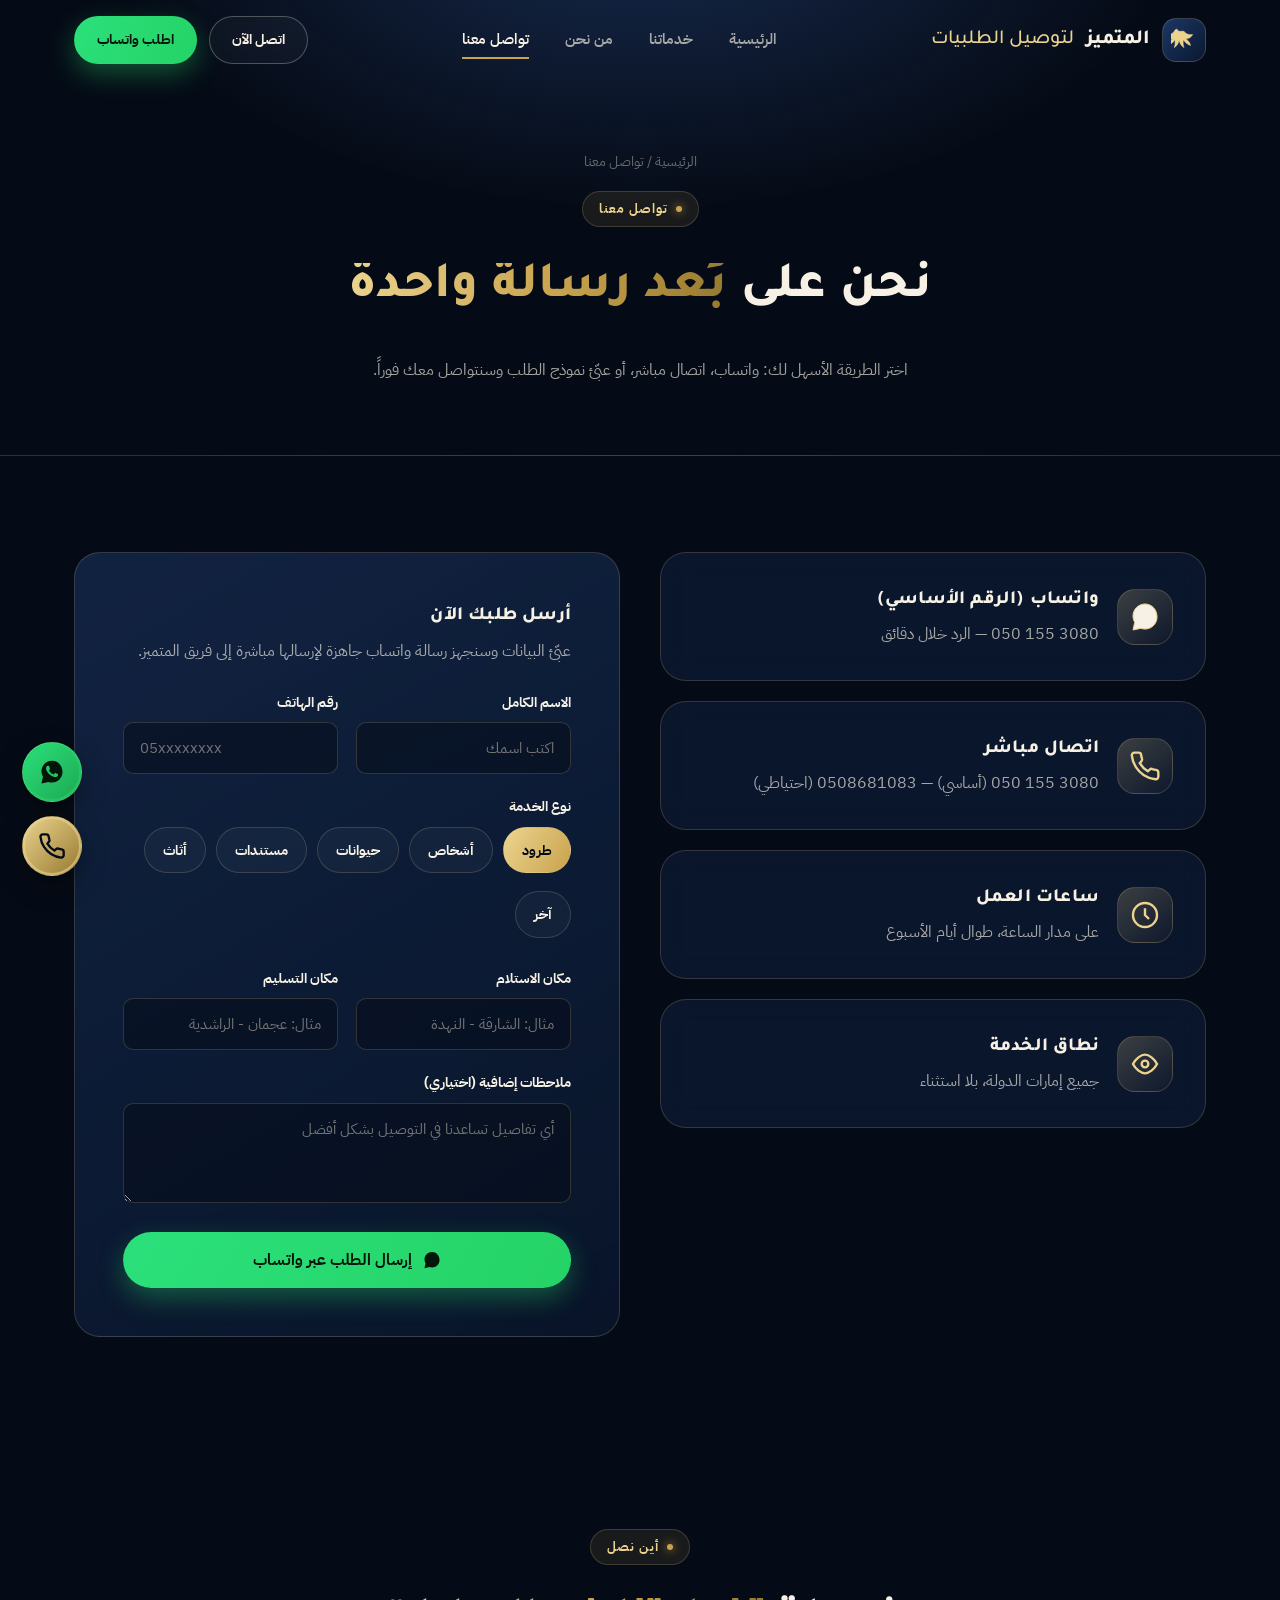
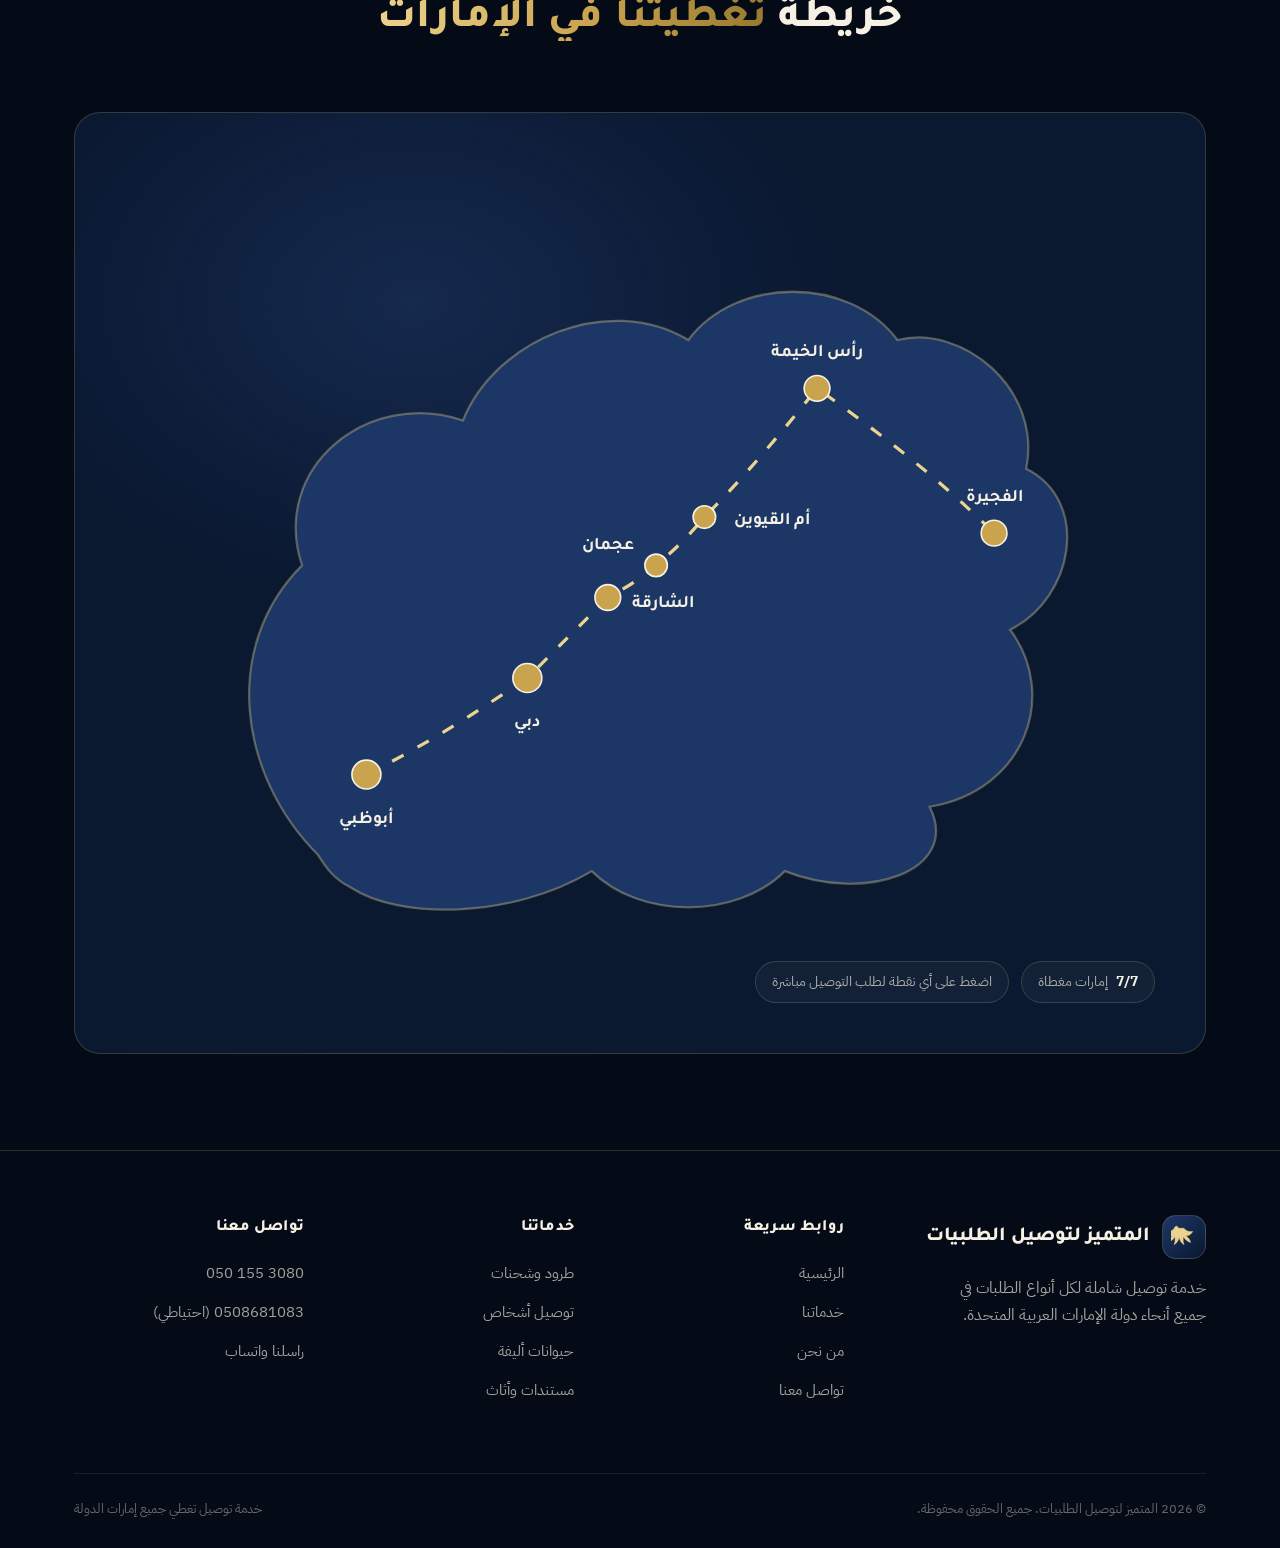
<file: contact.html>
<!DOCTYPE html>
<html lang="ar" dir="rtl">
<head>
<meta charset="UTF-8">
<meta name="viewport" content="width=device-width, initial-scale=1.0">
<title>تواصل معنا | المتميز لتوصيل الطلبيات</title>
 <link rel="icon" type="image/png" href="/images/logo.png" />
<meta name="description" content="تواصل مع المتميز لتوصيل الطلبيات عبر واتساب أو الاتصال المباشر، واطلب توصيلك في أي إمارة بدولة الإمارات العربية المتحدة.">
<link rel="preconnect" href="https://fonts.googleapis.com">
<link href="https://fonts.googleapis.com/css2?family=Tajawal:wght@400;500;700;800;900&family=IBM+Plex+Sans+Arabic:wght@400;500;600;700&display=swap" rel="stylesheet">
<link rel="stylesheet" href="style.css">
</head>
<body>

<header class="site-header">
  <div class="container nav-inner">
    <a href="index.html" class="brand">
      <span class="brand-mark">
        <svg viewBox="0 0 48 48" fill="none"><path d="M24 8c3 5 9 7 16 6-3 6-9 8-13 8 4 2 8 6 9 12-6-2-11-6-13-11-1 5-1 10 1 15-5-3-8-8-9-14-1 6-4 11-9 14 2-5 2-10 1-15-2 5-7 9-13 11 1-6 5-10 9-12-4 0-10-2-13-8 7 1 13-1 16-6 1-2 2-4 4-4s3 2 4 4Z" fill="url(#eg4)" stroke="#ecd48f" stroke-width="1"/><defs><linearGradient id="eg4" x1="0" y1="0" x2="48" y2="48"><stop offset="0" stop-color="#ecd48f"/><stop offset="1" stop-color="#96792f"/></linearGradient></defs></svg>
      </span>
      المتميز <span style="color:var(--gold-300);font-weight:500;">لتوصيل الطلبيات</span>
    </a>
    <nav class="nav-links">
      <a href="index.html">الرئيسية</a>
      <a href="services.html">خدماتنا</a>
      <a href="about.html">من نحن</a>
      <a href="contact.html" class="active">تواصل معنا</a>
    </nav>
    <div class="nav-cta">
      <a class="btn btn-outline" href="tel:0501553080">اتصل الآن</a>
      <a class="btn btn-whatsapp" href="#" onclick="NESR_openWhatsApp(NESR_BACKUP_PHONE,'مرحباً، أريد طلب توصيل من المتميز.');return false;">اطلب واتساب</a>
    </div>
    <button class="burger" aria-label="القائمة"><span></span><span></span><span></span></button>
  </div>
</header>

<div class="mobile-menu">
  <a href="index.html">الرئيسية</a>
  <a href="services.html">خدماتنا</a>
  <a href="about.html">من نحن</a>
  <a href="contact.html">تواصل معنا</a>
  <a class="btn btn-gold" href="tel:0501553080">اتصل الآن: <span class="ltr-num">050 155 3080</span></a>
</div>

<section class="page-hero">
  <div class="container">
    <div class="breadcrumb"><a href="index.html">الرئيسية</a> / تواصل معنا</div>
    <span class="eyebrow">تواصل معنا</span>
    <h1>نحن على <span class="gold-text">بُعد رسالة واحدة</span></h1>
    <p style="max-width:560px;margin:14px auto 0;">اختر الطريقة الأسهل لك: واتساب، اتصال مباشر، أو عبّئ نموذج الطلب وسنتواصل معك فوراً.</p>
  </div>
</section>

<section class="section">
  <div class="container grid grid-2" style="align-items:start;gap:40px;">

    <div class="reveal" style="display:flex;flex-direction:column;gap:20px;">
      <div class="tilt-card" style="display:flex;align-items:center;gap:18px;">
        <div class="icon-badge" style="width:56px;height:56px;flex-shrink:0;">
          <svg viewBox="0 0 32 32" width="26" height="26" fill="currentColor"><path d="M16.02 3C9.4 3 4 8.4 4 15.02c0 2.27.62 4.4 1.7 6.23L4 29l7.94-1.66a12 12 0 0 0 4.08.72c6.62 0 12.02-5.4 12.02-12.02C28.04 8.4 22.64 3 16.02 3z"/></svg>
        </div>
        <div>
          <h3 style="margin-bottom:4px;">واتساب (الرقم الأساسي)</h3>
          <p style="margin:0;"><span class="ltr-num">050 155 3080</span> — الرد خلال دقائق</p>
        </div>
      </div>
      <div class="tilt-card" style="display:flex;align-items:center;gap:18px;">
        <div class="icon-badge" style="width:56px;height:56px;flex-shrink:0;">
          <svg viewBox="0 0 24 24" width="24" height="24" fill="none" stroke="currentColor" stroke-width="1.8"><path d="M22 16.92v3a2 2 0 0 1-2.18 2 19.79 19.79 0 0 1-8.63-3.07 19.5 19.5 0 0 1-6-6 19.79 19.79 0 0 1-3.07-8.67A2 2 0 0 1 4.11 2h3a2 2 0 0 1 2 1.72c.12.9.33 1.79.63 2.65a2 2 0 0 1-.45 2.11L8.09 9.91a16 16 0 0 0 6 6l1.43-1.2a2 2 0 0 1 2.11-.45c.86.3 1.75.51 2.65.63A2 2 0 0 1 22 16.92z"/></svg>
        </div>
        <div>
          <h3 style="margin-bottom:4px;">اتصال مباشر</h3>
          <p style="margin:0;"><span class="ltr-num">050 155 3080</span> (أساسي) — <span class="ltr-num">0508681083</span> (احتياطي)</p>
        </div>
      </div>
      <div class="tilt-card" style="display:flex;align-items:center;gap:18px;">
        <div class="icon-badge" style="width:56px;height:56px;flex-shrink:0;">
          <svg viewBox="0 0 24 24" width="24" height="24" fill="none" stroke="currentColor" stroke-width="1.8"><circle cx="12" cy="12" r="9"/><path d="M12 7v5l3 3"/></svg>
        </div>
        <div>
          <h3 style="margin-bottom:4px;">ساعات العمل</h3>
          <p style="margin:0;">على مدار الساعة، طوال أيام الأسبوع</p>
        </div>
      </div>
      <div class="tilt-card" style="display:flex;align-items:center;gap:18px;">
        <div class="icon-badge" style="width:56px;height:56px;flex-shrink:0;">
          <svg viewBox="0 0 24 24" width="24" height="24" fill="none" stroke="currentColor" stroke-width="1.8"><path d="M3 12c2-4 6-7 9-7s7 3 9 7c-2 4-6 7-9 7s-7-3-9-7Z"/><circle cx="12" cy="12" r="2.5"/></svg>
        </div>
        <div>
          <h3 style="margin-bottom:4px;">نطاق الخدمة</h3>
          <p style="margin:0;">جميع إمارات الدولة، بلا استثناء</p>
        </div>
      </div>
    </div>

    <form class="form-panel reveal" id="orderForm">
      <h3 style="margin-bottom:6px;">أرسل طلبك الآن</h3>
      <p style="margin-bottom:24px;">عبّئ البيانات وسنجهز رسالة واتساب جاهزة لإرسالها مباشرة إلى فريق المتميز.</p>
      <div class="field-row">
        <div class="field">
          <label for="c-name">الاسم الكامل</label>
          <input type="text" id="c-name" name="name" placeholder="اكتب اسمك" required>
        </div>
        <div class="field">
          <label for="c-phone">رقم الهاتف</label>
          <input type="tel" id="c-phone" name="phone" placeholder="05xxxxxxxx" required>
        </div>
      </div>
      <div class="field">
        <label>نوع الخدمة</label>
        <div class="chip-group">
          <label class="chip"><input type="radio" name="service" value="طرود وشحنات" checked>طرود</label>
          <label class="chip"><input type="radio" name="service" value="توصيل أشخاص (كارليفت)">أشخاص</label>
          <label class="chip"><input type="radio" name="service" value="حيوانات أليفة">حيوانات</label>
          <label class="chip"><input type="radio" name="service" value="مستندات">مستندات</label>
          <label class="chip"><input type="radio" name="service" value="أثاث">أثاث</label>
          <label class="chip"><input type="radio" name="service" value="طلب آخر">آخر</label>
        </div>
      </div>
      <div class="field-row">
        <div class="field">
          <label for="c-from">مكان الاستلام</label>
          <input type="text" id="c-from" name="from" placeholder="مثال: الشارقة - النهدة" required>
        </div>
        <div class="field">
          <label for="c-to">مكان التسليم</label>
          <input type="text" id="c-to" name="to" placeholder="مثال: عجمان - الراشدية" required>
        </div>
      </div>
      <div class="field">
        <label for="c-notes">ملاحظات إضافية (اختياري)</label>
        <textarea id="c-notes" name="notes" placeholder="أي تفاصيل تساعدنا في التوصيل بشكل أفضل"></textarea>
      </div>
      <button type="submit" class="btn btn-whatsapp btn-block">
        <svg viewBox="0 0 32 32" width="20" height="20" fill="currentColor"><path d="M16.02 3C9.4 3 4 8.4 4 15.02c0 2.27.62 4.4 1.7 6.23L4 29l7.94-1.66a12 12 0 0 0 4.08.72c6.62 0 12.02-5.4 12.02-12.02C28.04 8.4 22.64 3 16.02 3z"/></svg>
        إرسال الطلب عبر واتساب
      </button>
    </form>
  </div>
</section>

<section class="section">
  <div class="container">
    <div class="section-head center reveal">
      <span class="eyebrow">أين نصل</span>
      <h2>خريطة <span class="gold-text">تغطيتنا في الإمارات</span></h2>
    </div>
    <div class="map-wrap reveal">
      <div class="map-tooltip"></div>
      <svg class="uae-map" viewBox="0 0 640 480" xmlns="http://www.w3.org/2000/svg">
        <path class="landmass" d="M120,430 C70,380 60,300 110,250 C90,190 150,140 210,160 C230,110 300,80 350,110 C380,70 450,70 480,110 C520,100 570,140 560,190 C600,210 590,270 550,290 C580,330 560,390 500,400 C520,440 460,460 410,440 C380,470 320,470 290,440 C240,470 170,470 140,450 C130,445 125,438 120,430 Z"/>
        <path class="route" d="M150,380 C190,360 220,340 250,320 C270,300 285,285 300,270 C315,262 320,258 330,250 C342,240 350,232 360,220 C385,195 410,165 430,140 C465,165 505,195 540,230"/>
        <g class="node" data-name="أبوظبي" data-time="نفس اليوم" transform="translate(150,380)">
          <circle class="pulse" r="10"/><circle class="dot" r="9"/>
          <text x="0" y="30" text-anchor="middle">أبوظبي</text>
        </g>
        <g class="node" data-name="دبي" data-time="2-4 ساعات" transform="translate(250,320)">
          <circle class="pulse" r="10"/><circle class="dot" r="9"/>
          <text x="0" y="30" text-anchor="middle">دبي</text>
        </g>
        <g class="node" data-name="الشارقة" data-time="2-4 ساعات" transform="translate(300,270)">
          <circle class="pulse" r="9"/><circle class="dot" r="8"/>
          <text x="34" y="6" text-anchor="middle">الشارقة</text>
        </g>
        <g class="node" data-name="عجمان" data-time="2-4 ساعات" transform="translate(330,250)">
          <circle class="pulse" r="8"/><circle class="dot" r="7"/>
          <text x="-30" y="-10" text-anchor="middle">عجمان</text>
        </g>
        <g class="node" data-name="أم القيوين" data-time="3-5 ساعات" transform="translate(360,220)">
          <circle class="pulse" r="8"/><circle class="dot" r="7"/>
          <text x="42" y="4" text-anchor="middle">أم القيوين</text>
        </g>
        <g class="node" data-name="رأس الخيمة" data-time="3-5 ساعات" transform="translate(430,140)">
          <circle class="pulse" r="9"/><circle class="dot" r="8"/>
          <text x="0" y="-20" text-anchor="middle">رأس الخيمة</text>
        </g>
        <g class="node" data-name="الفجيرة" data-time="3-5 ساعات" transform="translate(540,230)">
          <circle class="pulse" r="9"/><circle class="dot" r="8"/>
          <text x="0" y="-20" text-anchor="middle">الفجيرة</text>
        </g>
      </svg>
      <div class="map-legend">
        <span class="legend-pill"><b>7/7</b> إمارات مغطاة</span>
        <span class="legend-pill">اضغط على أي نقطة لطلب التوصيل مباشرة</span>
      </div>
    </div>
  </div>
</section>

<footer class="site-footer">
  <div class="container">
    <div class="footer-grid">
      <div>
        <div class="brand" style="margin-bottom:16px;">
          <span class="brand-mark">
            <svg viewBox="0 0 48 48" fill="none"><path d="M24 8c3 5 9 7 16 6-3 6-9 8-13 8 4 2 8 6 9 12-6-2-11-6-13-11-1 5-1 10 1 15-5-3-8-8-9-14-1 6-4 11-9 14 2-5 2-10 1-15-2 5-7 9-13 11 1-6 5-10 9-12-4 0-10-2-13-8 7 1 13-1 16-6 1-2 2-4 4-4s3 2 4 4Z" fill="url(#egf4)" stroke="#ecd48f" stroke-width="1"/><defs><linearGradient id="egf4" x1="0" y1="0" x2="48" y2="48"><stop offset="0" stop-color="#ecd48f"/><stop offset="1" stop-color="#96792f"/></linearGradient></defs></svg>
          </span>
          المتميز لتوصيل الطلبيات
        </div>
        <p style="max-width:280px;">خدمة توصيل شاملة لكل أنواع الطلبات في جميع أنحاء دولة الإمارات العربية المتحدة.</p>
      </div>
      <div>
        <h4>روابط سريعة</h4>
        <ul>
          <li><a href="index.html">الرئيسية</a></li>
          <li><a href="services.html">خدماتنا</a></li>
          <li><a href="about.html">من نحن</a></li>
          <li><a href="contact.html">تواصل معنا</a></li>
        </ul>
      </div>
      <div>
        <h4>خدماتنا</h4>
        <ul>
          <li><a href="services.html">طرود وشحنات</a></li>
          <li><a href="services.html">توصيل أشخاص</a></li>
          <li><a href="services.html">حيوانات أليفة</a></li>
          <li><a href="services.html">مستندات وأثاث</a></li>
        </ul>
      </div>
      <div>
        <h4>تواصل معنا</h4>
        <ul>
          <li><a href="tel:0501553080"><span class="ltr-num">050 155 3080</span></a></li>
          <li><a href="tel:0508681083"><span class="ltr-num">0508681083</span> (احتياطي)</a></li>
          <li><a href="#" onclick="NESR_openWhatsApp(NESR_BACKUP_PHONE,'مرحباً، أريد الاستفسار عن خدمات المتميز.');return false;">راسلنا واتساب</a></li>
        </ul>
      </div>
    </div>
    <div class="footer-bottom">
      <span>© <span id="year"></span> المتميز لتوصيل الطلبيات. جميع الحقوق محفوظة.</span>
      <span>خدمة توصيل تغطي جميع إمارات الدولة</span>
    </div>
  </div>
</footer>

<div class="fab-stack">
  <a class="fab fab-whatsapp" href="#" onclick="NESR_openWhatsApp(NESR_BACKUP_PHONE,'مرحباً، أريد طلب توصيل من المتميز.');return false;" aria-label="تواصل عبر واتساب">
    <span class="fab-ping"></span>
    <svg viewBox="0 0 32 32" fill="#04150a"><path d="M16.02 3C9.4 3 4 8.4 4 15.02c0 2.27.62 4.4 1.7 6.23L4 29l7.94-1.66a12 12 0 0 0 4.08.72c6.62 0 12.02-5.4 12.02-12.02C28.04 8.4 22.64 3 16.02 3zm7.05 17.02c-.3.85-1.72 1.63-2.38 1.72-.6.09-1.36.13-2.2-.14-.5-.16-1.15-.37-1.98-.72-3.48-1.5-5.75-5.01-5.93-5.24-.17-.24-1.4-1.87-1.4-3.57 0-1.7.9-2.53 1.21-2.87.3-.34.67-.42.9-.42.22 0 .45 0 .64.01.2.01.48-.08.75.57.3.7.99 2.42 1.08 2.6.09.17.15.38.03.61-.12.24-.18.38-.36.58-.17.2-.37.45-.53.6-.17.17-.36.36-.15.7.2.34.9 1.5 1.95 2.44 1.34 1.2 2.47 1.57 2.82 1.75.34.17.54.15.74-.08.2-.24.85-.98 1.08-1.32.22-.34.44-.28.74-.17.3.11 1.9.9 2.23 1.06.32.17.54.25.62.38.08.15.08.83-.22 1.68z"/></svg>
    <span class="fab-label">راسلنا واتساب</span>
  </a>
  <a class="fab fab-call" href="tel:0501553080" aria-label="اتصل بنا">
    <span class="fab-ping"></span>
    <svg viewBox="0 0 24 24" fill="none" stroke="#050b16" stroke-width="2"><path d="M22 16.92v3a2 2 0 0 1-2.18 2 19.79 19.79 0 0 1-8.63-3.07 19.5 19.5 0 0 1-6-6 19.79 19.79 0 0 1-3.07-8.67A2 2 0 0 1 4.11 2h3a2 2 0 0 1 2 1.72c.12.9.33 1.79.63 2.65a2 2 0 0 1-.45 2.11L8.09 9.91a16 16 0 0 0 6 6l1.43-1.2a2 2 0 0 1 2.11-.45c.86.3 1.75.51 2.65.63A2 2 0 0 1 22 16.92z"/></svg>
    <span class="fab-label">اتصل: <span class="ltr-num">050 155 3080</span></span>
  </a>
</div>

<script src="script.js"></script>
</body>
</html>
</file>
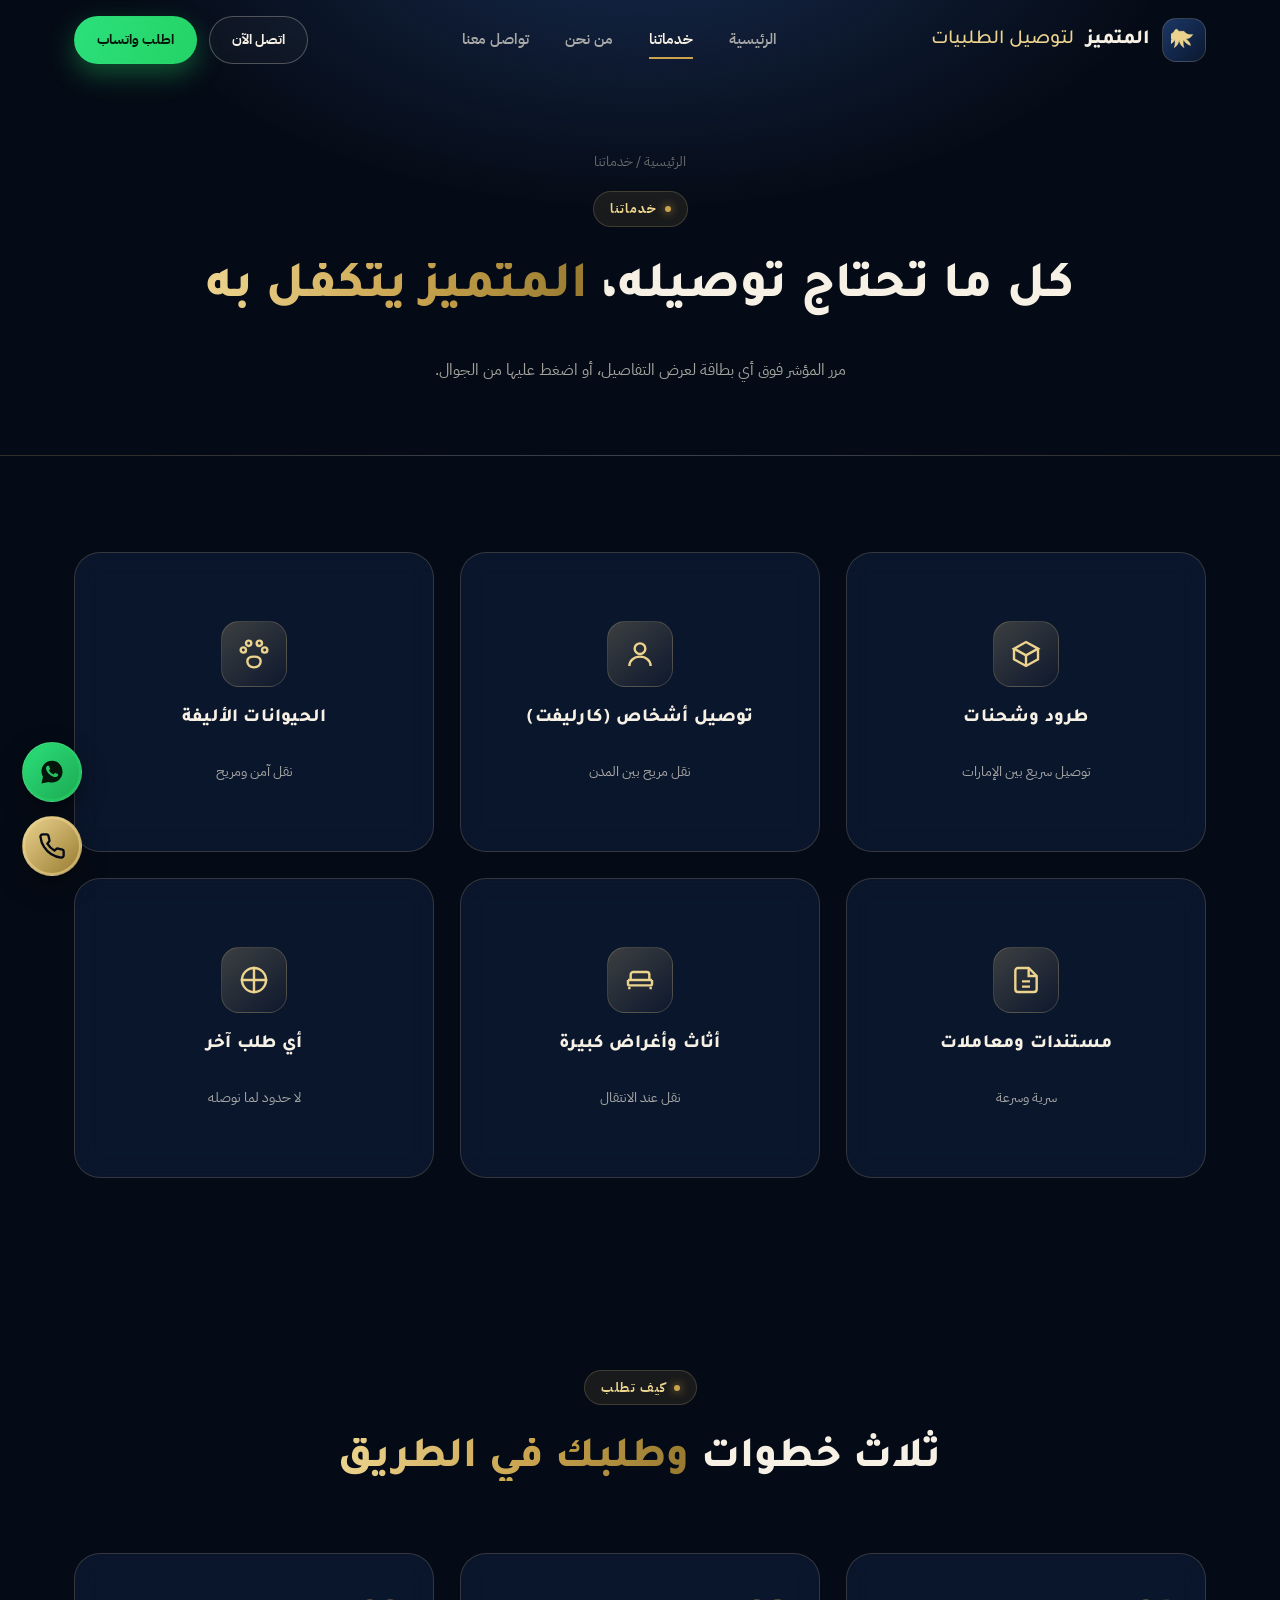
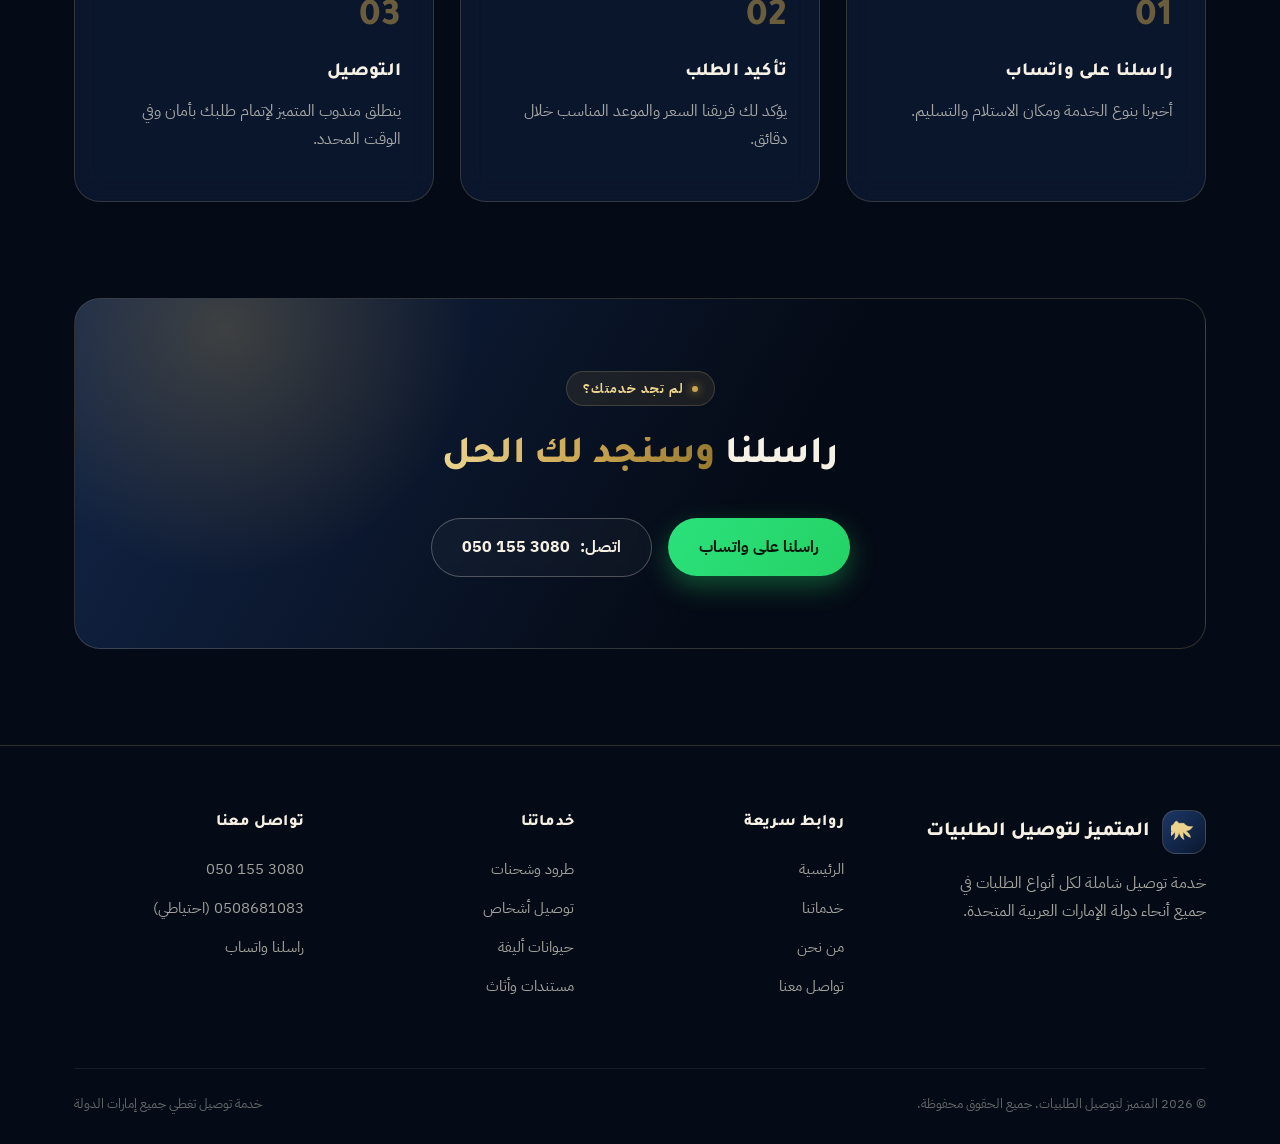
<file: services.html>
<!DOCTYPE html>
<html lang="ar" dir="rtl">
<head>
<meta charset="UTF-8">
<meta name="viewport" content="width=device-width, initial-scale=1.0">
<title>خدماتنا | المتميز لتوصيل الطلبيات</title>
 <link rel="icon" type="image/png" href="/images/logo.png" />
<meta name="description" content="تعرف على جميع خدمات المتميز لتوصيل الطلبيات: طرود، توصيل أشخاص (كارليفت)، حيوانات أليفة، مستندات وأثاث، في جميع أنحاء الإمارات.">
<link rel="preconnect" href="https://fonts.googleapis.com">
<link href="https://fonts.googleapis.com/css2?family=Tajawal:wght@400;500;700;800;900&family=IBM+Plex+Sans+Arabic:wght@400;500;600;700&display=swap" rel="stylesheet">
<link rel="stylesheet" href="style.css">
</head>
<body>

<header class="site-header">
  <div class="container nav-inner">
    <a href="index.html" class="brand">
      <span class="brand-mark">
        <svg viewBox="0 0 48 48" fill="none"><path d="M24 8c3 5 9 7 16 6-3 6-9 8-13 8 4 2 8 6 9 12-6-2-11-6-13-11-1 5-1 10 1 15-5-3-8-8-9-14-1 6-4 11-9 14 2-5 2-10 1-15-2 5-7 9-13 11 1-6 5-10 9-12-4 0-10-2-13-8 7 1 13-1 16-6 1-2 2-4 4-4s3 2 4 4Z" fill="url(#eg2)" stroke="#ecd48f" stroke-width="1"/><defs><linearGradient id="eg2" x1="0" y1="0" x2="48" y2="48"><stop offset="0" stop-color="#ecd48f"/><stop offset="1" stop-color="#96792f"/></linearGradient></defs></svg>
      </span>
      المتميز <span style="color:var(--gold-300);font-weight:500;">لتوصيل الطلبيات</span>
    </a>
    <nav class="nav-links">
      <a href="index.html">الرئيسية</a>
      <a href="services.html" class="active">خدماتنا</a>
      <a href="about.html">من نحن</a>
      <a href="contact.html">تواصل معنا</a>
    </nav>
    <div class="nav-cta">
      <a class="btn btn-outline" href="tel:0501553080">اتصل الآن</a>
      <a class="btn btn-whatsapp" href="#" onclick="NESR_openWhatsApp(NESR_PRIMARY_PHONE,'مرحباً، أريد الاستفسار عن خدمات المتميز.');return false;">اطلب واتساب</a>
    </div>
    <button class="burger" aria-label="القائمة"><span></span><span></span><span></span></button>
  </div>
</header>

<div class="mobile-menu">
  <a href="index.html">الرئيسية</a>
  <a href="services.html">خدماتنا</a>
  <a href="about.html">من نحن</a>
  <a href="contact.html">تواصل معنا</a>
  <a class="btn btn-gold" href="tel:0501553080">اتصل الآن: <span class="ltr-num">050 155 3080</span></a>
</div>

<section class="page-hero">
  <div class="container">
    <div class="breadcrumb"><a href="index.html">الرئيسية</a> / خدماتنا</div>
    <span class="eyebrow">خدماتنا</span>
    <h1>كل ما تحتاج توصيله، <span class="gold-text">المتميز يتكفل به</span></h1>
    <p style="max-width:560px;margin:14px auto 0;">مرر المؤشر فوق أي بطاقة لعرض التفاصيل، أو اضغط عليها من الجوال.</p>
  </div>
</section>

<section class="section">
  <div class="container">
    <div class="grid grid-3">

      <div class="flip-card reveal">
        <div class="flip-inner">
          <div class="flip-face flip-front">
            <div class="icon-badge"><svg viewBox="0 0 24 24" fill="none" stroke="currentColor" stroke-width="1.8"><path d="M21 8l-9-5-9 5 9 5 9-5Z"/><path d="M3 8v8l9 5 9-5V8"/><path d="M12 13v8"/></svg></div>
            <h3>طرود وشحنات</h3>
            <p style="margin:0;font-size:.85rem;">توصيل سريع بين الإمارات</p>
          </div>
          <div class="flip-face flip-back">
            <div>
              <h3 style="color:var(--gold-300);">طرود وشحنات</h3>
              <p>نستلم الطرد من عندك ونوصله لأي إمارة في نفس اليوم غالباً، مع تنسيق دقيق لوقت الاستلام والتسليم.</p>
            </div>
            <a class="btn btn-whatsapp btn-block" href="#" onclick="NESR_openWhatsApp(NESR_PRIMARY_PHONE,'مرحباً، أريد طلب توصيل طرد.');return false;">اطلب هذه الخدمة</a>
          </div>
        </div>
      </div>

      <div class="flip-card reveal">
        <div class="flip-inner">
          <div class="flip-face flip-front">
            <div class="icon-badge"><svg viewBox="0 0 24 24" fill="none" stroke="currentColor" stroke-width="1.8"><circle cx="12" cy="8" r="4"/><path d="M4 21c0-4 3.5-7 8-7s8 3 8 7"/></svg></div>
            <h3>توصيل أشخاص (كارليفت)</h3>
            <p style="margin:0;font-size:.85rem;">نقل مريح بين المدن</p>
          </div>
          <div class="flip-face flip-back">
            <div>
              <h3 style="color:var(--gold-300);">توصيل أشخاص (كارليفت)</h3>
              <p>خدمة نقل أفراد وعائلات بين الإمارات براحة وأمان، مع سائقين موثوقين ومواعيد مرنة تناسبك.</p>
            </div>
            <a class="btn btn-whatsapp btn-block" href="#" onclick="NESR_openWhatsApp(NESR_PRIMARY_PHONE,'مرحباً، أريد حجز خدمة كارليفت.');return false;">اطلب هذه الخدمة</a>
          </div>
        </div>
      </div>

      <div class="flip-card reveal">
        <div class="flip-inner">
          <div class="flip-face flip-front">
            <div class="icon-badge"><svg viewBox="0 0 24 24" fill="none" stroke="currentColor" stroke-width="1.8"><path d="M8 6a2 2 0 1 1 0-4 2 2 0 0 1 0 4Z"/><path d="M16 6a2 2 0 1 1 0-4 2 2 0 0 1 0 4Z"/><path d="M4 11a2 2 0 1 1 0-4 2 2 0 0 1 0 4Z"/><path d="M20 11a2 2 0 1 1 0-4 2 2 0 0 1 0 4Z"/><path d="M12 22c-3 0-5-2-5-4.5S9 14 12 14s5 1 5 3.5S15 22 12 22Z"/></svg></div>
            <h3>الحيوانات الأليفة</h3>
            <p style="margin:0;font-size:.85rem;">نقل آمن ومريح</p>
          </div>
          <div class="flip-face flip-back">
            <div>
              <h3 style="color:var(--gold-300);">الحيوانات الأليفة</h3>
              <p>ننقل حيوانك الأليف بعناية فائقة، مع مراعاة تهويته وراحته طوال الرحلة حتى وجهته الجديدة.</p>
            </div>
            <a class="btn btn-whatsapp btn-block" href="#" onclick="NESR_openWhatsApp(NESR_PRIMARY_PHONE,'مرحباً، أريد طلب نقل حيوان أليف.');return false;">اطلب هذه الخدمة</a>
          </div>
        </div>
      </div>

      <div class="flip-card reveal">
        <div class="flip-inner">
          <div class="flip-face flip-front">
            <div class="icon-badge"><svg viewBox="0 0 24 24" fill="none" stroke="currentColor" stroke-width="1.8"><path d="M14 3H6a2 2 0 0 0-2 2v14a2 2 0 0 0 2 2h12a2 2 0 0 0 2-2V9l-6-6Z"/><path d="M14 3v6h6"/><path d="M9 13h6M9 17h6"/></svg></div>
            <h3>مستندات ومعاملات</h3>
            <p style="margin:0;font-size:.85rem;">سرية وسرعة</p>
          </div>
          <div class="flip-face flip-back">
            <div>
              <h3 style="color:var(--gold-300);">مستندات ومعاملات</h3>
              <p>توصيل الأوراق الرسمية والعقود بسرية تامة وسرعة، مناسب للشركات والأفراد على حد سواء.</p>
            </div>
            <a class="btn btn-whatsapp btn-block" href="#" onclick="NESR_openWhatsApp(NESR_PRIMARY_PHONE,'مرحباً، أريد طلب توصيل مستندات.');return false;">اطلب هذه الخدمة</a>
          </div>
        </div>
      </div>

      <div class="flip-card reveal">
        <div class="flip-inner">
          <div class="flip-face flip-front">
            <div class="icon-badge"><svg viewBox="0 0 24 24" fill="none" stroke="currentColor" stroke-width="1.8"><path d="M3 12h18M5 12V8a2 2 0 0 1 2-2h10a2 2 0 0 1 2 2v4M4 17v2M20 17v2"/><path d="M3 12v3a1 1 0 0 0 1 1h16a1 1 0 0 0 1-1v-3"/></svg></div>
            <h3>أثاث وأغراض كبيرة</h3>
            <p style="margin:0;font-size:.85rem;">نقل عند الانتقال</p>
          </div>
          <div class="flip-face flip-back">
            <div>
              <h3 style="color:var(--gold-300);">أثاث وأغراض كبيرة</h3>
              <p>ننقل الأثاث والأجهزة الكبيرة بعناية، مع تغليف مناسب لضمان وصولها سليمة إلى منزلك الجديد.</p>
            </div>
            <a class="btn btn-whatsapp btn-block" href="#" onclick="NESR_openWhatsApp(NESR_PRIMARY_PHONE,'مرحباً، أريد طلب نقل أثاث.');return false;">اطلب هذه الخدمة</a>
          </div>
        </div>
      </div>

      <div class="flip-card reveal">
        <div class="flip-inner">
          <div class="flip-face flip-front">
            <div class="icon-badge"><svg viewBox="0 0 24 24" fill="none" stroke="currentColor" stroke-width="1.8"><path d="M12 2v20M2 12h20"/><circle cx="12" cy="12" r="9"/></svg></div>
            <h3>أي طلب آخر</h3>
            <p style="margin:0;font-size:.85rem;">لا حدود لما نوصله</p>
          </div>
          <div class="flip-face flip-back">
            <div>
              <h3 style="color:var(--gold-300);">أي طلب آخر</h3>
              <p>لديك طلب خارج القائمة؟ راسلنا وسنخبرك فوراً إن كان بإمكاننا توصيله وبأي سعر وموعد.</p>
            </div>
            <a class="btn btn-whatsapp btn-block" href="#" onclick="NESR_openWhatsApp(NESR_PRIMARY_PHONE,'مرحباً، لدي طلب توصيل خاص أريد الاستفسار عنه.');return false;">اسألنا الآن</a>
          </div>
        </div>
      </div>

    </div>
  </div>
</section>

<section class="section">
  <div class="container">
    <div class="section-head center reveal">
      <span class="eyebrow">كيف تطلب</span>
      <h2>ثلاث خطوات <span class="gold-text">وطلبك في الطريق</span></h2>
    </div>
    <div class="grid grid-3 steps">
      <div class="tilt-card step-card reveal">
        <div class="step-num">01</div>
        <h3>راسلنا على واتساب</h3>
        <p>أخبرنا بنوع الخدمة ومكان الاستلام والتسليم.</p>
      </div>
      <div class="tilt-card step-card reveal">
        <div class="step-num">02</div>
        <h3>تأكيد الطلب</h3>
        <p>يؤكد لك فريقنا السعر والموعد المناسب خلال دقائق.</p>
      </div>
      <div class="tilt-card step-card reveal">
        <div class="step-num">03</div>
        <h3>التوصيل</h3>
        <p>ينطلق مندوب المتميز لإتمام طلبك بأمان وفي الوقت المحدد.</p>
      </div>
    </div>
  </div>
</section>

<section class="section" style="padding-top:0;">
  <div class="container">
    <div class="cta-banner reveal">
      <span class="eyebrow">لم تجد خدمتك؟</span>
      <h2>راسلنا <span class="gold-text">وسنجد لك الحل</span></h2>
      <div class="cta-actions">
        <a class="btn btn-whatsapp" href="#" onclick="NESR_openWhatsApp(NESR_PRIMARY_PHONE,'مرحباً، أريد الاستفسار عن خدمة توصيل غير مذكورة.');return false;">راسلنا على واتساب</a>
        <a class="btn btn-outline" href="tel:0501553080">اتصل: <span class="ltr-num">050 155 3080</span></a>
      </div>
    </div>
  </div>
</section>

<footer class="site-footer">
  <div class="container">
    <div class="footer-grid">
      <div>
        <div class="brand" style="margin-bottom:16px;">
          <span class="brand-mark">
            <svg viewBox="0 0 48 48" fill="none"><path d="M24 8c3 5 9 7 16 6-3 6-9 8-13 8 4 2 8 6 9 12-6-2-11-6-13-11-1 5-1 10 1 15-5-3-8-8-9-14-1 6-4 11-9 14 2-5 2-10 1-15-2 5-7 9-13 11 1-6 5-10 9-12-4 0-10-2-13-8 7 1 13-1 16-6 1-2 2-4 4-4s3 2 4 4Z" fill="url(#egf2)" stroke="#ecd48f" stroke-width="1"/><defs><linearGradient id="egf2" x1="0" y1="0" x2="48" y2="48"><stop offset="0" stop-color="#ecd48f"/><stop offset="1" stop-color="#96792f"/></linearGradient></defs></svg>
          </span>
          المتميز لتوصيل الطلبيات
        </div>
        <p style="max-width:280px;">خدمة توصيل شاملة لكل أنواع الطلبات في جميع أنحاء دولة الإمارات العربية المتحدة.</p>
      </div>
      <div>
        <h4>روابط سريعة</h4>
        <ul>
          <li><a href="index.html">الرئيسية</a></li>
          <li><a href="services.html">خدماتنا</a></li>
          <li><a href="about.html">من نحن</a></li>
          <li><a href="contact.html">تواصل معنا</a></li>
        </ul>
      </div>
      <div>
        <h4>خدماتنا</h4>
        <ul>
          <li><a href="services.html">طرود وشحنات</a></li>
          <li><a href="services.html">توصيل أشخاص</a></li>
          <li><a href="services.html">حيوانات أليفة</a></li>
          <li><a href="services.html">مستندات وأثاث</a></li>
        </ul>
      </div>
      <div>
        <h4>تواصل معنا</h4>
        <ul>
          <li><a href="tel:0501553080"><span class="ltr-num">050 155 3080</span></a></li>
          <li><a href="tel:0508681083"><span class="ltr-num">0508681083</span> (احتياطي)</a></li>
          <li><a href="#" onclick="NESR_openWhatsApp(NESR_PRIMARY_PHONE,'مرحباً، أريد الاستفسار عن خدمات المتميز.');return false;">راسلنا واتساب</a></li>
        </ul>
      </div>
    </div>
    <div class="footer-bottom">
      <span>© <span id="year"></span> المتميز لتوصيل الطلبيات. جميع الحقوق محفوظة.</span>
      <span>خدمة توصيل تغطي جميع إمارات الدولة</span>
    </div>
  </div>
</footer>

<div class="fab-stack">
  <a class="fab fab-whatsapp" href="#" onclick="NESR_openWhatsApp(NESR_PRIMARY_PHONE,'مرحباً، أريد طلب توصيل من المتميز.');return false;" aria-label="تواصل عبر واتساب">
    <span class="fab-ping"></span>
    <svg viewBox="0 0 32 32" fill="#04150a"><path d="M16.02 3C9.4 3 4 8.4 4 15.02c0 2.27.62 4.4 1.7 6.23L4 29l7.94-1.66a12 12 0 0 0 4.08.72c6.62 0 12.02-5.4 12.02-12.02C28.04 8.4 22.64 3 16.02 3zm7.05 17.02c-.3.85-1.72 1.63-2.38 1.72-.6.09-1.36.13-2.2-.14-.5-.16-1.15-.37-1.98-.72-3.48-1.5-5.75-5.01-5.93-5.24-.17-.24-1.4-1.87-1.4-3.57 0-1.7.9-2.53 1.21-2.87.3-.34.67-.42.9-.42.22 0 .45 0 .64.01.2.01.48-.08.75.57.3.7.99 2.42 1.08 2.6.09.17.15.38.03.61-.12.24-.18.38-.36.58-.17.2-.37.45-.53.6-.17.17-.36.36-.15.7.2.34.9 1.5 1.95 2.44 1.34 1.2 2.47 1.57 2.82 1.75.34.17.54.15.74-.08.2-.24.85-.98 1.08-1.32.22-.34.44-.28.74-.17.3.11 1.9.9 2.23 1.06.32.17.54.25.62.38.08.15.08.83-.22 1.68z"/></svg>
    <span class="fab-label">راسلنا واتساب</span>
  </a>
  <a class="fab fab-call" href="tel:0501553080" aria-label="اتصل بنا">
    <span class="fab-ping"></span>
    <svg viewBox="0 0 24 24" fill="none" stroke="#050b16" stroke-width="2"><path d="M22 16.92v3a2 2 0 0 1-2.18 2 19.79 19.79 0 0 1-8.63-3.07 19.5 19.5 0 0 1-6-6 19.79 19.79 0 0 1-3.07-8.67A2 2 0 0 1 4.11 2h3a2 2 0 0 1 2 1.72c.12.9.33 1.79.63 2.65a2 2 0 0 1-.45 2.11L8.09 9.91a16 16 0 0 0 6 6l1.43-1.2a2 2 0 0 1 2.11-.45c.86.3 1.75.51 2.65.63A2 2 0 0 1 22 16.92z"/></svg>
    <span class="fab-label">اتصل: <span class="ltr-num">050 155 3080</span></span>
  </a>
</div>

<script src="script.js"></script>
</body>
</html>
</file>
<file: style.css>
/* =========================================================
   المتميز لتوصيل الطلبيات — Design Tokens
   ========================================================= */
:root{
  --navy-950:#050b16;
  --navy-900:#0a1830;
  --navy-800:#122548;
  --navy-700:#1c3766;
  --navy-600:#2a4a86;
  --gold-300:#ecd48f;
  --gold-500:#c9a34e;
  --gold-700:#96792f;
  --cream-100:#f6f1e4;
  --cream-200:#e9e0c9;
  --ink:#f6f1e4;
  --ink-muted:rgba(246,241,228,.66);
  --ink-faint:rgba(246,241,228,.4);
  --whatsapp:#25D366;
  --whatsapp-dark:#1da851;
  --glass-bg:rgba(18,37,72,.45);
  --glass-border:rgba(236,212,143,.18);
  --radius-lg:26px;
  --radius-md:16px;
  --radius-sm:10px;
  --shadow-gold:0 10px 30px rgba(201,163,78,.25);
  --shadow-deep:0 20px 60px rgba(3,7,16,.55);
  --ease:cubic-bezier(.22,1,.36,1);
}

*,*::before,*::after{box-sizing:border-box;}
.ltr-num{unicode-bidi:isolate;direction:ltr;display:inline-block;}
html{scroll-behavior:smooth;}
body{
  margin:0;
  direction:rtl;
  text-align:right;
  background:var(--navy-950);
  color:var(--ink);
  font-family:'IBM Plex Sans Arabic','Tajawal',sans-serif;
  line-height:1.7;
  overflow-x:hidden;
  -webkit-font-smoothing:antialiased;
}
h1,h2,h3,h4{
  font-family:'Tajawal','IBM Plex Sans Arabic',sans-serif;
  margin:0 0 .5em;
  font-weight:800;
  letter-spacing:.2px;
}
p{margin:0 0 1em;color:var(--ink-muted);}
a{color:inherit;text-decoration:none;}
img,svg{max-width:100%;display:block;}
ul{margin:0;padding:0;list-style:none;}
button{font-family:inherit;cursor:pointer;}
:focus-visible{outline:2px solid var(--gold-300);outline-offset:3px;}

.container{
  width:100%;
  max-width:1180px;
  margin:0 auto;
  padding:0 24px;
}
.eyebrow{
  display:inline-flex;
  align-items:center;
  gap:8px;
  font-size:.8rem;
  font-weight:700;
  color:var(--gold-300);
  letter-spacing:1px;
  background:rgba(201,163,78,.1);
  border:1px solid var(--glass-border);
  padding:6px 16px;
  border-radius:999px;
  margin-bottom:18px;
}
.eyebrow::before{content:"";width:6px;height:6px;border-radius:50%;background:var(--gold-500);box-shadow:0 0 10px var(--gold-500);}

.section{padding:96px 0;position:relative;}
.section-head{max-width:640px;margin:0 0 56px;}
.section-head.center{margin-inline:auto;text-align:center;}
.section-head h2{font-size:clamp(1.9rem,3.6vw,2.7rem);color:var(--cream-100);}
.gold-text{
  background:linear-gradient(95deg,var(--gold-300),var(--gold-500) 55%,var(--gold-700));
  -webkit-background-clip:text;background-clip:text;color:transparent;
}

/* ---------- Buttons ---------- */
.btn{
  display:inline-flex;align-items:center;justify-content:center;gap:10px;
  padding:15px 30px;border-radius:999px;font-weight:700;font-size:.98rem;
  border:1px solid transparent;transition:transform .35s var(--ease),box-shadow .35s var(--ease),background .35s;
  white-space:nowrap;
}
.btn:active{transform:scale(.97);}
.btn-gold{
  background:linear-gradient(120deg,var(--gold-300),var(--gold-500));
  color:var(--navy-950);
  box-shadow:var(--shadow-gold);
}
.btn-gold:hover{transform:translateY(-3px);box-shadow:0 16px 36px rgba(201,163,78,.38);}
.btn-outline{
  background:rgba(246,241,228,.03);
  color:var(--cream-100);
  border-color:rgba(246,241,228,.28);
  backdrop-filter:blur(6px);
}
.btn-outline:hover{border-color:var(--gold-300);color:var(--gold-300);transform:translateY(-3px);}
.btn-whatsapp{
  background:linear-gradient(120deg,#2be07b,var(--whatsapp));
  color:#04150a;box-shadow:0 10px 26px rgba(37,211,102,.35);
}
.btn-whatsapp:hover{transform:translateY(-3px);}
.btn-block{width:100%;}

/* ---------- Nav ---------- */
.site-header{
  position:fixed;inset:0 0 auto 0;z-index:200;
  padding:16px 0;
  transition:background .4s,box-shadow .4s,padding .4s;
}
.site-header.scrolled{
  background:rgba(5,11,22,.78);
  backdrop-filter:blur(14px);
  box-shadow:0 8px 30px rgba(0,0,0,.35);
  padding:10px 0;
}
.nav-inner{display:flex;align-items:center;justify-content:space-between;gap:20px;}
.brand{display:flex;align-items:center;gap:12px;font-family:'Tajawal',sans-serif;font-weight:800;font-size:1.25rem;color:var(--cream-100);}
.brand-mark{
  width:44px;height:44px;border-radius:14px;
  background:linear-gradient(135deg,var(--navy-700),var(--navy-900));
  border:1px solid var(--glass-border);
  display:flex;align-items:center;justify-content:center;
  transform-style:preserve-3d;
  transition:transform .4s var(--ease);
}
.brand:hover .brand-mark{transform:rotateY(20deg) rotateX(-8deg);}
.brand-mark svg{width:26px;height:26px;}
.nav-links{display:flex;align-items:center;gap:36px;}
.nav-links a{
  font-size:.95rem;font-weight:600;color:var(--ink-muted);position:relative;padding:6px 0;
  transition:color .3s;
}
.nav-links a::after{
  content:"";position:absolute;bottom:0;right:0;left:auto;width:0;height:2px;background:var(--gold-500);
  transition:width .3s var(--ease);
}
.nav-links a:hover,.nav-links a.active{color:var(--cream-100);}
.nav-links a:hover::after,.nav-links a.active::after{width:100%;}
.nav-cta{display:flex;align-items:center;gap:12px;}
.nav-cta .btn{padding:11px 22px;font-size:.88rem;}
.burger{
  display:none;width:44px;height:44px;border-radius:12px;border:1px solid var(--glass-border);
  background:rgba(246,241,228,.04);align-items:center;justify-content:center;flex-direction:column;gap:5px;
}
.burger span{width:20px;height:2px;background:var(--cream-100);border-radius:2px;transition:all .3s;}
.burger.open span:nth-child(1){transform:translateY(7px) rotate(45deg);}
.burger.open span:nth-child(2){opacity:0;}
.burger.open span:nth-child(3){transform:translateY(-7px) rotate(-45deg);}
.mobile-menu{
  display:none;position:fixed;inset:0;z-index:190;
  background:rgba(5,11,22,.97);backdrop-filter:blur(10px);
  flex-direction:column;align-items:center;justify-content:center;gap:28px;
  opacity:0;visibility:hidden;transition:opacity .35s,visibility .35s;
}
.mobile-menu.show{opacity:1;visibility:visible;}
.mobile-menu a{font-size:1.3rem;font-weight:700;color:var(--cream-100);}
.mobile-menu .btn{margin-top:10px;}

@media (max-width:920px){
  .nav-links,.nav-cta{display:none;}
  .burger{display:flex;}
  .mobile-menu{display:flex;}
}

/* ---------- Hero ---------- */
.hero{
  position:relative;min-height:100vh;display:flex;align-items:center;
  padding-top:120px;padding-bottom:80px;
  background:
    radial-gradient(1100px 600px at 85% -10%, rgba(42,74,134,.55), transparent 60%),
    radial-gradient(900px 500px at 10% 110%, rgba(150,121,47,.18), transparent 60%),
    linear-gradient(180deg,var(--navy-950),var(--navy-900) 60%,var(--navy-950));
  overflow:hidden;
}
.hero::before{
  content:"";position:absolute;inset:0;opacity:.5;
  background-image:radial-gradient(1.5px 1.5px at 20% 30%, rgba(246,241,228,.5) 0, transparent 60%),
    radial-gradient(1.5px 1.5px at 70% 20%, rgba(246,241,228,.4) 0, transparent 60%),
    radial-gradient(1px 1px at 45% 60%, rgba(246,241,228,.35) 0, transparent 60%),
    radial-gradient(1.5px 1.5px at 85% 75%, rgba(246,241,228,.4) 0, transparent 60%),
    radial-gradient(1px 1px at 10% 80%, rgba(246,241,228,.3) 0, transparent 60%);
  pointer-events:none;
}
.hero-grid{
  position:relative;z-index:2;display:block;max-width:760px;
}
.hero-copy h1{font-size:clamp(2.5rem,5vw,3.9rem);color:var(--cream-100);line-height:1.15;}
.hero-copy p.lead{font-size:1.15rem;max-width:520px;}
.hero-cta{display:flex;flex-wrap:wrap;gap:16px;margin:32px 0 40px;}
.hero-stats{display:flex;gap:28px;flex-wrap:wrap;}
.hero-stat{min-width:120px;}
.hero-stat b{display:block;font-size:1.8rem;font-family:'Tajawal',sans-serif;color:var(--gold-300);}
.hero-stat span{font-size:.85rem;color:var(--ink-faint);}

/* 3D rotating emblem */
.hero-emblem-wrap{
  perspective:1100px;display:flex;align-items:center;justify-content:center;
}
.hero-emblem{
  width:min(360px,80vw);aspect-ratio:1;position:relative;transform-style:preserve-3d;
  transition:transform .15s ease-out;
  animation:float 6s ease-in-out infinite;
}
@keyframes float{0%,100%{translate:0 0;}50%{translate:0 -16px;}}
.emblem-ring{
  position:absolute;inset:0;border-radius:50%;
  border:1px solid var(--glass-border);
  background:
    conic-gradient(from 220deg, rgba(236,212,143,.28), rgba(236,212,143,0) 30%, rgba(236,212,143,.28) 60%, rgba(236,212,143,0) 90%);
  transform:translateZ(-10px);
}
.emblem-core{
  position:absolute;inset:8%;border-radius:50%;
  background:radial-gradient(circle at 35% 30%,var(--navy-600),var(--navy-900) 70%);
  border:1px solid var(--glass-border);
  box-shadow:var(--shadow-deep), inset 0 0 60px rgba(201,163,78,.12);
  display:flex;align-items:center;justify-content:center;
  transform:translateZ(30px);
}
.emblem-core svg{width:58%;height:58%;transform:translateZ(20px);}

/* ---------- Glass cards & 3D tilt ---------- */
.tilt-card{
  --rx:0deg;--ry:0deg;
  background:var(--glass-bg);
  border:1px solid var(--glass-border);
  border-radius:var(--radius-lg);
  padding:32px;
  backdrop-filter:blur(14px);
  transform:perspective(900px) rotateX(var(--rx)) rotateY(var(--ry));
  transition:transform .25s var(--ease),box-shadow .25s,border-color .25s;
  will-change:transform;
}
.tilt-card:hover{border-color:rgba(236,212,143,.4);box-shadow:var(--shadow-deep);}

/* Grid */
.grid{display:grid;gap:26px;}
.grid-3{grid-template-columns:repeat(3,1fr);}
.grid-4{grid-template-columns:repeat(4,1fr);}
.grid-2{grid-template-columns:repeat(2,1fr);}
@media(max-width:960px){.grid-3,.grid-4{grid-template-columns:repeat(2,1fr);}}
@media(max-width:640px){.grid-2,.grid-3,.grid-4{grid-template-columns:1fr;}}

/* Flip cards (services) */
.flip-card{perspective:1400px;height:300px;}
.flip-inner{
  position:relative;width:100%;height:100%;transform-style:preserve-3d;
  transition:transform .7s var(--ease);
}
.flip-card:hover .flip-inner,.flip-card.flipped .flip-inner{transform:rotateY(180deg);}
.flip-face{
  position:absolute;inset:0;border-radius:var(--radius-lg);backface-visibility:hidden;
  padding:30px;display:flex;flex-direction:column;
  border:1px solid var(--glass-border);
}
.flip-front{
  background:var(--glass-bg);backdrop-filter:blur(14px);
  align-items:center;text-align:center;justify-content:center;gap:16px;
}
.flip-back{
  background:linear-gradient(150deg,var(--navy-700),var(--navy-900));
  transform:rotateY(180deg);justify-content:space-between;
}
.icon-badge{
  width:66px;height:66px;border-radius:18px;flex-shrink:0;
  background:linear-gradient(140deg,rgba(236,212,143,.22),rgba(236,212,143,.02));
  border:1px solid var(--glass-border);
  display:flex;align-items:center;justify-content:center;
}
.icon-badge svg{width:32px;height:32px;stroke:var(--gold-300);}

/* ---------- Map ---------- */
.map-wrap{
  position:relative;border-radius:var(--radius-lg);
  border:1px solid var(--glass-border);
  background:radial-gradient(700px 500px at 30% 20%, rgba(42,74,134,.35), transparent 60%), var(--navy-900);
  padding:min(6vw,50px);
  overflow:hidden;
}
.map-wrap::before{
  content:"";position:absolute;inset:0;opacity:.5;pointer-events:none;
  background-image:radial-gradient(1px 1px at 15% 25%, rgba(246,241,228,.4) 0, transparent 60%),
    radial-gradient(1px 1px at 80% 15%, rgba(246,241,228,.3) 0, transparent 60%),
    radial-gradient(1px 1px at 60% 85%, rgba(246,241,228,.3) 0, transparent 60%);
}
.uae-map{position:relative;z-index:2;width:100%;height:auto;}
.uae-map .landmass{fill:var(--navy-700);stroke:rgba(236,212,143,.35);stroke-width:1.4;}
.uae-map .route{
  fill:none;stroke:var(--gold-300);stroke-width:2;stroke-dasharray:8 10;
  animation:dash 26s linear infinite;
}
@keyframes dash{to{stroke-dashoffset:-1000;}}
.uae-map .node circle.dot{fill:var(--gold-500);stroke:var(--cream-100);stroke-width:1;transition:r .25s,fill .25s;}
.uae-map .node{cursor:pointer;}
.uae-map .node:hover circle.dot{fill:var(--gold-300);}
.uae-map .node circle.pulse{fill:none;stroke:var(--gold-300);stroke-width:1;opacity:0;transform-origin:center;}
.uae-map .node:hover circle.pulse{animation:pulse 1.1s ease-out infinite;}
@keyframes pulse{0%{opacity:.7;transform:scale(.4);}100%{opacity:0;transform:scale(2.6);}}
.uae-map .node text{fill:var(--cream-100);font-size:11px;font-family:'Tajawal',sans-serif;font-weight:700;}
.map-legend{display:flex;flex-wrap:wrap;gap:12px;margin-top:26px;position:relative;z-index:2;}
.legend-pill{
  display:flex;align-items:center;gap:8px;padding:8px 16px;border-radius:999px;
  background:rgba(246,241,228,.04);border:1px solid var(--glass-border);font-size:.85rem;color:var(--ink-muted);
}
.legend-pill b{color:var(--cream-100);}
.map-tooltip{
  position:absolute;z-index:5;background:var(--navy-800);border:1px solid var(--glass-border);
  border-radius:12px;padding:10px 16px;font-size:.82rem;color:var(--cream-100);
  box-shadow:var(--shadow-deep);pointer-events:none;opacity:0;transform:translateY(6px);
  transition:opacity .2s,transform .2s;white-space:nowrap;
}
.map-tooltip.show{opacity:1;transform:translateY(0);}
.map-tooltip b{color:var(--gold-300);}

/* ---------- Steps ---------- */
.steps{counter-reset:step;}
.step-card{position:relative;}
.step-num{
  font-family:'Tajawal',sans-serif;font-weight:800;font-size:2.4rem;color:var(--gold-500);opacity:.5;
  margin-bottom:6px;
}

/* ---------- Form ---------- */
.form-panel{
  background:linear-gradient(150deg,rgba(28,55,102,.55),rgba(10,24,48,.75));
  border:1px solid var(--glass-border);border-radius:var(--radius-lg);padding:clamp(24px,4vw,48px);
}
.field{margin-bottom:20px;}
.field label{display:block;font-size:.9rem;font-weight:700;color:var(--cream-100);margin-bottom:8px;}
.field input,.field select,.field textarea{
  width:100%;padding:14px 16px;border-radius:var(--radius-sm);
  background:rgba(5,11,22,.5);border:1px solid var(--glass-border);color:var(--cream-100);
  font-family:inherit;font-size:.95rem;transition:border-color .25s,background .25s;
}
.field input:focus,.field select:focus,.field textarea:focus{
  border-color:var(--gold-500);background:rgba(5,11,22,.75);outline:none;
}
.field textarea{resize:vertical;min-height:100px;}
.field-row{display:grid;grid-template-columns:1fr 1fr;gap:18px;}
@media(max-width:640px){.field-row{grid-template-columns:1fr;}}
.chip-group{display:flex;flex-wrap:wrap;gap:10px;}
.chip{
  padding:10px 18px;border-radius:999px;border:1px solid var(--glass-border);
  background:rgba(246,241,228,.03);font-size:.85rem;font-weight:600;color:var(--ink-muted);
  transition:all .25s;
}
.chip input{display:none;}
.chip:has(input:checked){background:linear-gradient(120deg,var(--gold-300),var(--gold-500));color:var(--navy-950);border-color:transparent;}

/* ---------- Testimonials ---------- */
.testi-card p{color:var(--ink-muted);font-size:1rem;}
.testi-head{display:flex;align-items:center;gap:14px;margin-bottom:16px;}
.testi-avatar{
  width:48px;height:48px;border-radius:50%;
  background:linear-gradient(135deg,var(--gold-300),var(--gold-700));
  display:flex;align-items:center;justify-content:center;font-weight:800;color:var(--navy-950);
}
.stars{color:var(--gold-300);letter-spacing:2px;font-size:.9rem;}

/* ---------- CTA banner ---------- */
.cta-banner{
  border-radius:var(--radius-lg);padding:clamp(40px,6vw,72px);
  background:linear-gradient(120deg,var(--navy-800),var(--navy-950) 60%);
  border:1px solid var(--glass-border);position:relative;overflow:hidden;
  text-align:center;
}
.cta-banner::before{
  content:"";position:absolute;width:500px;height:500px;border-radius:50%;
  background:radial-gradient(circle,rgba(201,163,78,.25),transparent 70%);
  top:-220px;left:-100px;
}
.cta-banner h2{color:var(--cream-100);font-size:clamp(1.7rem,3.4vw,2.4rem);}
.cta-actions{display:flex;justify-content:center;gap:16px;flex-wrap:wrap;margin-top:28px;position:relative;z-index:2;}

/* ---------- Footer ---------- */
.site-footer{background:var(--navy-950);border-top:1px solid var(--glass-border);padding:64px 0 28px;}
.footer-grid{display:grid;grid-template-columns:1.4fr 1fr 1fr 1fr;gap:40px;}
@media(max-width:820px){.footer-grid{grid-template-columns:1fr 1fr;}}
@media(max-width:520px){.footer-grid{grid-template-columns:1fr;}}
.footer-grid h4{color:var(--cream-100);font-size:1rem;margin-bottom:18px;}
.footer-grid ul li{margin-bottom:12px;}
.footer-grid ul li a{color:var(--ink-muted);font-size:.92rem;transition:color .25s;}
.footer-grid ul li a:hover{color:var(--gold-300);}
.footer-bottom{
  margin-top:56px;padding-top:24px;border-top:1px solid rgba(246,241,228,.08);
  display:flex;justify-content:space-between;flex-wrap:wrap;gap:12px;
  font-size:.82rem;color:var(--ink-faint);
}

/* ---------- Floating action buttons ---------- */
.fab-stack{
  position:fixed;bottom:24px;left:22px;z-index:300;
  display:flex;flex-direction:column;gap:14px;
}
.fab{
  width:60px;height:60px;border-radius:50%;
  display:flex;align-items:center;justify-content:center;
  box-shadow:0 10px 26px rgba(0,0,0,.4);
  border:1px solid rgba(255,255,255,.15);
  position:relative;transition:transform .3s var(--ease);
}
.fab:hover{transform:scale(1.08) translateY(-2px);}
.fab svg{width:28px;height:28px;}
.fab-whatsapp{background:linear-gradient(135deg,#2be07b,var(--whatsapp-dark));}
.fab-call{background:linear-gradient(135deg,var(--gold-300),var(--gold-700));}
.fab-ping{
  position:absolute;inset:0;border-radius:50%;border:2px solid rgba(37,211,102,.6);
  animation:pulse 2s ease-out infinite;
}
.fab-call .fab-ping{border-color:rgba(236,212,143,.6);animation-delay:.4s;}
.fab-label{
  position:absolute;right:calc(100% + 14px);top:50%;translate:0 -50%;
  background:var(--navy-800);color:var(--cream-100);padding:8px 14px;border-radius:10px;
  font-size:.82rem;white-space:nowrap;border:1px solid var(--glass-border);
  opacity:0;pointer-events:none;transition:opacity .25s,translate .25s;
}
.fab:hover .fab-label{opacity:1;translate:-6px -50%;}

/* ---------- Reveal on scroll ---------- */
.reveal{opacity:0;translate:0 24px;transition:opacity .7s var(--ease),translate .7s var(--ease);}
.reveal.in{opacity:1;translate:0 0;}

/* ---------- Misc / page hero (inner pages) ---------- */
.page-hero{
  padding:150px 0 70px;text-align:center;
  background:radial-gradient(900px 500px at 50% -20%, rgba(42,74,134,.5), transparent 60%), var(--navy-950);
  border-bottom:1px solid var(--glass-border);
}
.page-hero h1{font-size:clamp(2.1rem,4vw,3.2rem);color:var(--cream-100);}
.breadcrumb{color:var(--ink-faint);font-size:.85rem;margin-bottom:18px;}
.breadcrumb a:hover{color:var(--gold-300);}

.value-list{display:flex;flex-direction:column;gap:14px;}
.value-item{display:flex;gap:14px;align-items:flex-start;}
.value-dot{
  width:10px;height:10px;border-radius:50%;background:var(--gold-500);margin-top:8px;flex-shrink:0;
  box-shadow:0 0 10px var(--gold-500);
}

.coverage-list{display:grid;grid-template-columns:repeat(2,1fr);gap:14px;}
@media(max-width:640px){.coverage-list{grid-template-columns:1fr;}}
.coverage-item{
  display:flex;justify-content:space-between;align-items:center;
  padding:16px 20px;border-radius:var(--radius-md);
  background:var(--glass-bg);border:1px solid var(--glass-border);
}
.coverage-item b{color:var(--cream-100);}
.coverage-item span{font-size:.8rem;color:var(--gold-300);}

.note-box{
  border-radius:var(--radius-md);padding:20px 24px;background:rgba(201,163,78,.08);
  border:1px solid rgba(201,163,78,.3);font-size:.9rem;color:var(--cream-100);
  display:flex;gap:12px;align-items:flex-start;
}
</file>
